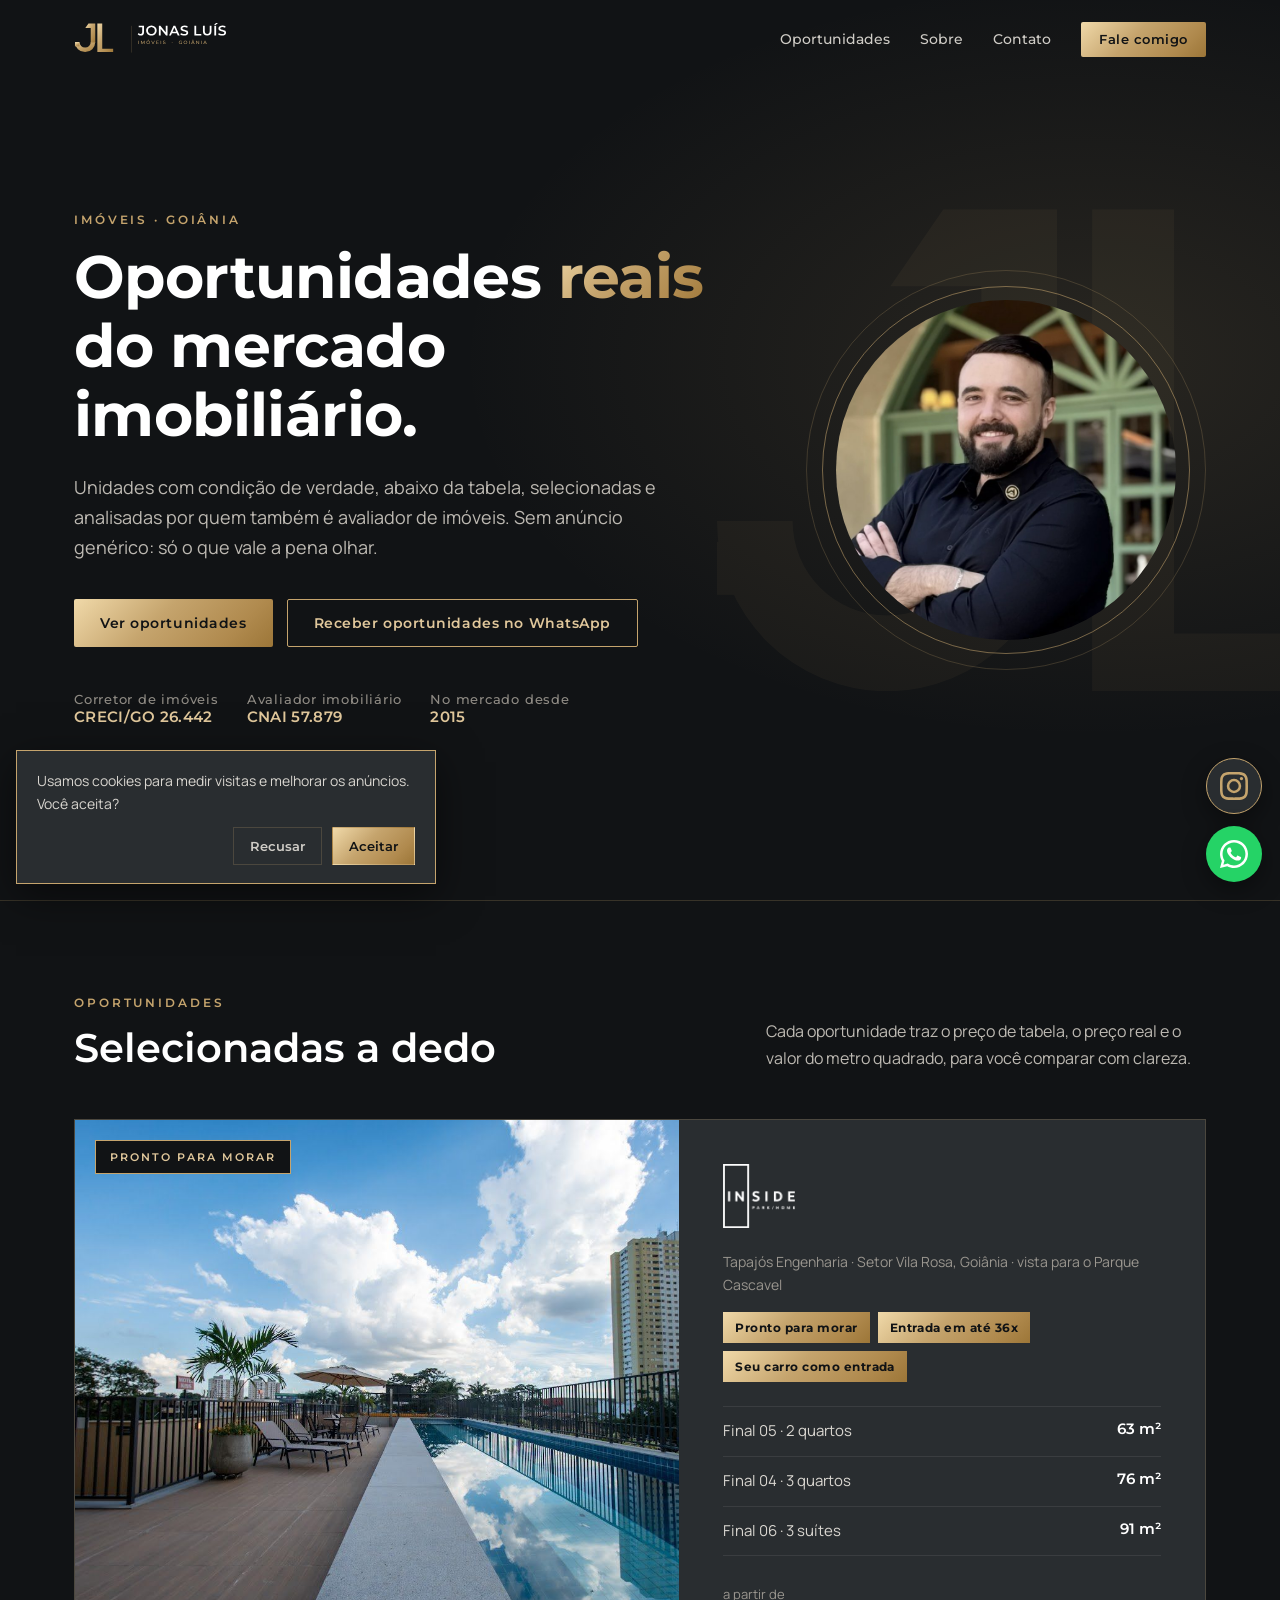
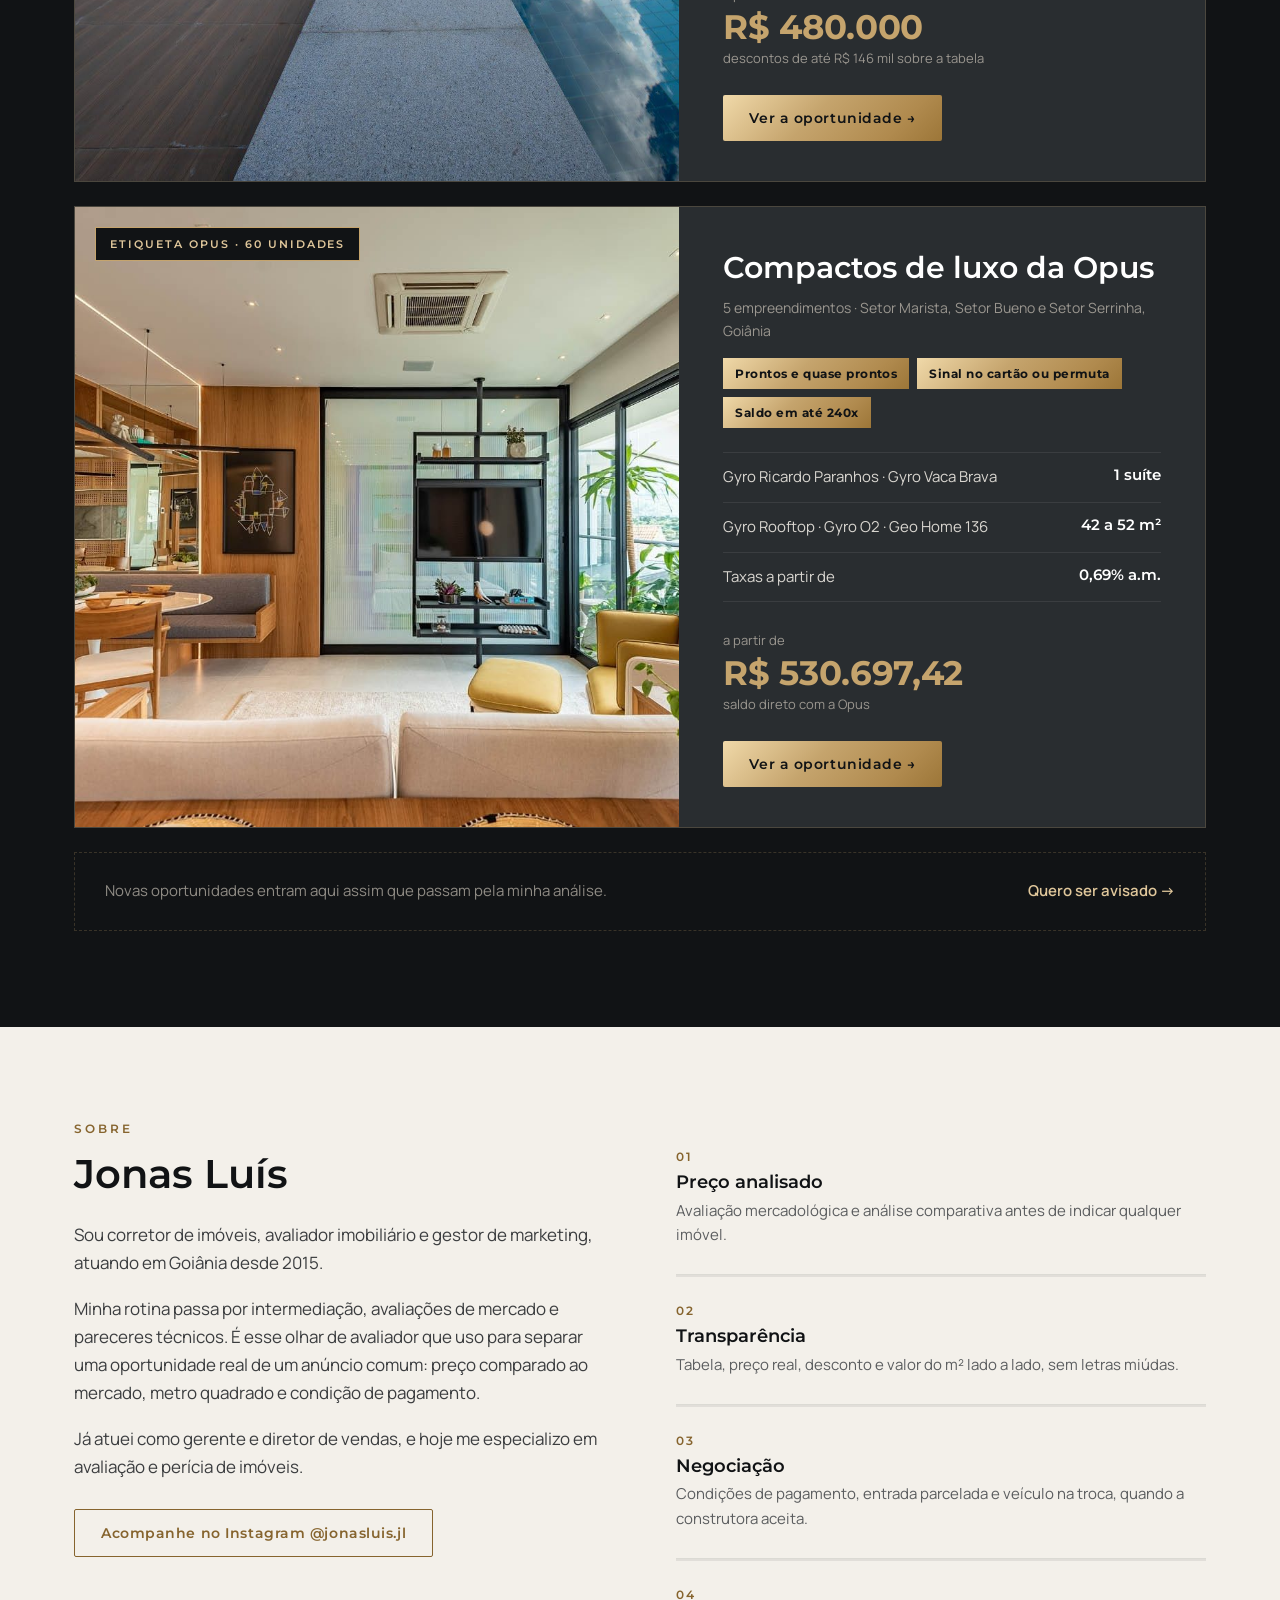
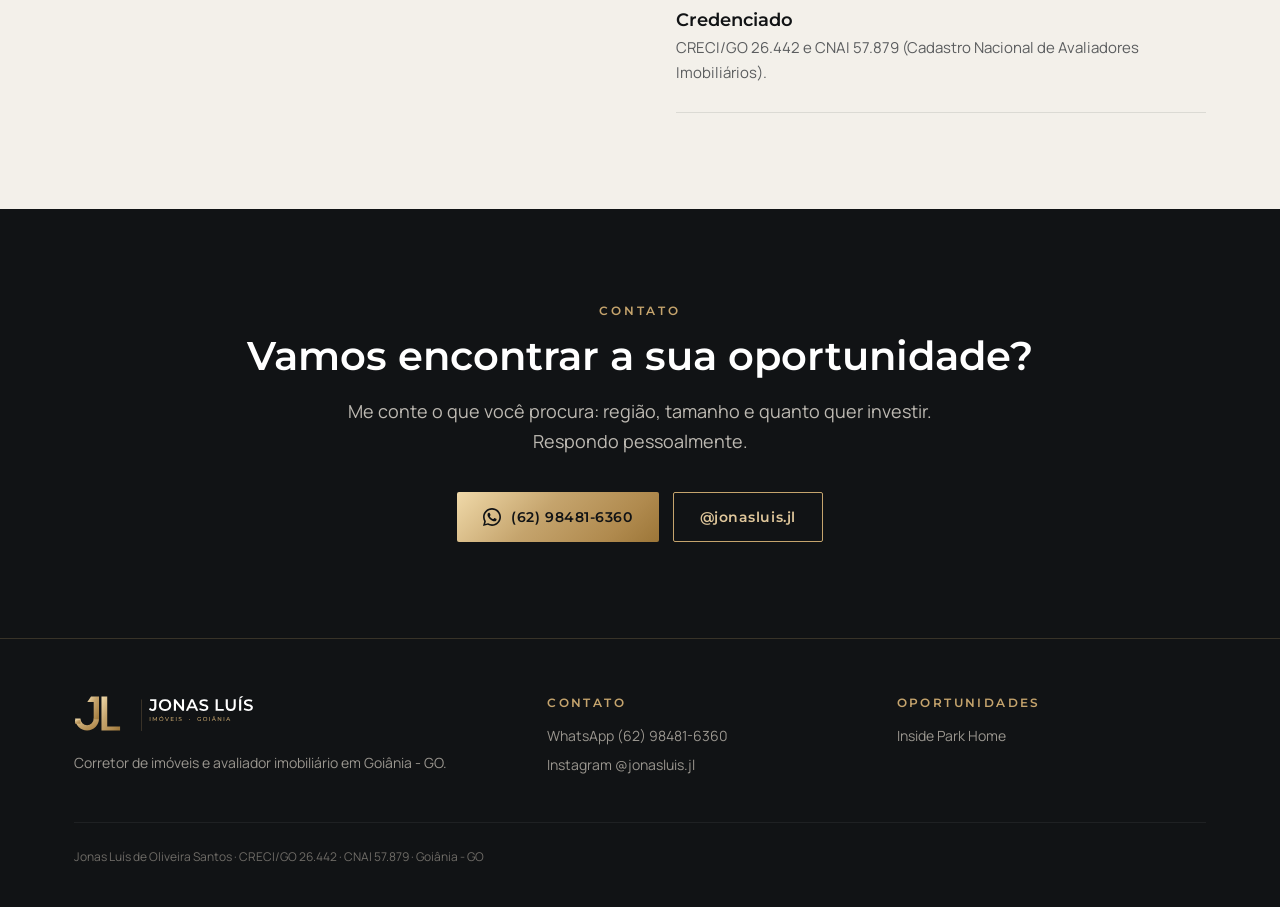
<file: index.html>
<!doctype html>
<html lang="pt-BR">
<head>
<meta charset="utf-8">
<meta name="viewport" content="width=device-width,initial-scale=1">
<title>Jonas Luís · Imóveis em Goiânia — oportunidades reais</title>
<meta name="description" content="Jonas Luís, corretor e avaliador de imóveis em Goiânia (CRECI/GO 26.442 · CNAI 57.879). Oportunidades reais do mercado imobiliário, com preço analisado.">
<meta property="og:title" content="Jonas Luís · Imóveis — oportunidades reais em Goiânia">
<meta property="og:description" content="Unidades com condições abaixo da tabela, selecionadas por um corretor e avaliador imobiliário.">
<meta property="og:image" content="https://jonasluisimoveis.com.br/inside-park-home/img/hero.jpg">
<meta name="theme-color" content="#111315">
<link rel="icon" href="/assets/favicon.svg" type="image/svg+xml">
<link rel="icon" href="/assets/favicon-32.png" sizes="32x32">
<link rel="apple-touch-icon" href="/assets/favicon-192.png">
<link rel="preconnect" href="https://fonts.googleapis.com"><link rel="preconnect" href="https://fonts.gstatic.com" crossorigin>
<link href="https://fonts.googleapis.com/css2?family=Montserrat:wght@500;600;700&family=Manrope:wght@400;500;600&display=swap" rel="stylesheet">
<link rel="stylesheet" href="/assets/site.css">
<style>
/* hero */
.hero{min-height:100svh;display:flex;align-items:center;padding:120px 0 80px;position:relative;overflow:hidden;
  background:radial-gradient(ellipse 70% 60% at 85% 40%,rgba(197,164,109,.13),transparent 70%),var(--carvao)}
.hero .simbolo{position:absolute;right:-6%;top:50%;transform:translateY(-50%);width:min(52vw,640px);opacity:.05;pointer-events:none}
.hero .wrap{display:grid;grid-template-columns:1.25fr .75fr;gap:64px;align-items:center;position:relative}
.hero h1 em{font-style:normal;background:var(--ouro);-webkit-background-clip:text;background-clip:text;color:transparent}
.hero .lead{margin:24px 0 36px}
.hero .acoes{display:flex;gap:14px;flex-wrap:wrap}
.hero .credenciais{margin-top:44px;display:flex;gap:28px;flex-wrap:wrap;font:500 13px 'Montserrat',sans-serif;letter-spacing:.06em;color:#8f8b84}
.hero .credenciais b{display:block;font-size:15px;color:var(--champ-claro);font-weight:600;letter-spacing:.02em}
.foto{position:relative;justify-self:center;width:min(100%,340px)}
.foto img{width:100%;height:auto;aspect-ratio:1;object-fit:cover;border-radius:50%;filter:grayscale(.15)}
.foto::before{content:"";position:absolute;inset:-14px;border-radius:50%;border:1px solid var(--champ);opacity:.55}
.foto::after{content:"";position:absolute;inset:-30px;border-radius:50%;border:1px solid var(--linha)}
@media(max-width:860px){.hero .wrap{grid-template-columns:1fr;gap:56px}.foto{width:220px;order:-1}}

/* oportunidades */
.ops-head{display:flex;justify-content:space-between;align-items:end;gap:24px;margin-bottom:48px;flex-wrap:wrap}
.op{display:grid;grid-template-columns:1.15fr 1fr;background:var(--grafite);border:1px solid var(--linha);overflow:hidden;transition:.3s}
.op:hover{border-color:var(--champ)}
.op .img{position:relative;min-height:440px;overflow:hidden}
.op .img img{position:absolute;inset:0;width:100%;height:100%;object-fit:cover;transition:transform 1.2s}
.op:hover .img img{transform:scale(1.04)}
.op .selo{position:absolute;top:20px;left:20px;background:var(--carvao);color:var(--champ-claro);font:600 11px 'Montserrat',sans-serif;letter-spacing:.18em;text-transform:uppercase;padding:9px 14px;border:1px solid var(--champ)}
.op .corpo{padding:44px 44px 40px;display:flex;flex-direction:column}
.op .logo-emp{height:64px;width:auto;margin-bottom:22px;align-self:flex-start}
.op .local{font-size:14px;color:#9a968f;margin-bottom:24px}
.op ul{list-style:none;border-top:1px solid rgba(255,255,255,.08);margin-bottom:28px}
.op li{display:flex;justify-content:space-between;gap:12px;padding:12px 0;border-bottom:1px solid rgba(255,255,255,.08);font-size:15px}
.op li span:last-child{font:600 15px 'Montserrat',sans-serif;color:#fff;white-space:nowrap}
.op .preco{font-size:13px;color:#9a968f;margin-bottom:26px}
.op .preco b{display:block;font:700 34px 'Montserrat',sans-serif;color:var(--champ);letter-spacing:-.01em}
.op .btn{margin-top:auto;align-self:flex-start}
.op .beneficios{display:flex;flex-wrap:wrap;gap:8px;margin:-8px 0 24px}
.op .beneficios span{background:var(--ouro);color:var(--carvao);font:700 12px 'Montserrat',sans-serif;letter-spacing:.04em;padding:8px 12px}
.em-breve{margin-top:24px;padding:26px 30px;border:1px dashed var(--linha);color:#8f8b84;font-size:15px;display:flex;justify-content:space-between;align-items:center;gap:20px;flex-wrap:wrap}
.em-breve a{color:var(--champ-claro);font-weight:600}
@media(max-width:860px){.op{grid-template-columns:1fr}.op .img{min-height:280px}.op .corpo{padding:30px 24px}}

/* sobre */
.sobre .wrap{display:grid;grid-template-columns:1fr 1fr;gap:72px;align-items:start}
.sobre p{margin-bottom:18px;font-size:17px}
.pilares{display:grid;gap:2px;background:rgba(17,19,21,.08)}
.pilar{background:var(--marfim);padding:26px 0 26px 0;border-bottom:1px solid rgba(17,19,21,.1)}
.pilar h3{font-size:18px;margin-bottom:6px}
.pilar p{font-size:15px;margin:0;color:#5b5d5f}
.pilar .n{font:600 12px 'Montserrat',sans-serif;color:var(--champ-prof);letter-spacing:.2em;display:block;margin-bottom:8px}
@media(max-width:860px){.sobre .wrap{grid-template-columns:1fr;gap:40px}}

/* contato */
.contato{text-align:center}
.contato .lead{margin:18px auto 36px}
.contato .acoes{display:flex;gap:14px;justify-content:center;flex-wrap:wrap}
</style>
</head>
<body>

<header class="topo">
  <div class="wrap">
    <a class="logo" href="/" aria-label="Jonas Luís Imóveis — início"><img src="/assets/horizontal-escuro.svg" alt="Jonas Luís Imóveis" width="153" height="34"></a>
    <nav>
      <a href="#oportunidades">Oportunidades</a>
      <a href="#sobre">Sobre</a>
      <a href="#contato">Contato</a>
      <a class="btn btn-ouro" data-wa="Olá, Jonas! Vim pelo seu site.">Fale comigo</a>
    </nav>
  </div>
</header>

<main>
<section class="hero">
  <img class="simbolo" src="/assets/simbolo-ouro.svg" alt="" aria-hidden="true">
  <div class="wrap">
    <div>
      <span class="eyebrow">Imóveis · Goiânia</span>
      <h1>Oportunidades <em>reais</em> do mercado imobiliário.</h1>
      <p class="lead">Unidades com condição de verdade, abaixo da tabela, selecionadas e analisadas por quem também é avaliador de imóveis. Sem anúncio genérico: só o que vale a pena olhar.</p>
      <div class="acoes">
        <a class="btn btn-ouro" href="#oportunidades">Ver oportunidades</a>
        <a class="btn btn-linha" data-wa="Olá, Jonas! Quero receber oportunidades de imóveis.">Receber oportunidades no WhatsApp</a>
      </div>
      <div class="credenciais">
        <span>Corretor de imóveis<b>CRECI/GO 26.442</b></span>
        <span>Avaliador imobiliário<b>CNAI 57.879</b></span>
        <span>No mercado desde<b>2015</b></span>
      </div>
    </div>
    <div class="foto"><img src="/assets/jonas.jpg?v=2" alt="Jonas Luís, corretor de imóveis em Goiânia" width="348" height="348"></div>
  </div>
</section>

<section id="oportunidades" class="grafite" style="background:var(--carvao);border-top:1px solid var(--linha)">
  <div class="wrap">
    <div class="ops-head rv">
      <div>
        <span class="eyebrow">Oportunidades</span>
        <h2>Selecionadas a dedo</h2>
      </div>
      <p class="lead" style="max-width:440px;font-size:16px">Cada oportunidade traz o preço de tabela, o preço real e o valor do metro quadrado, para você comparar com clareza.</p>
    </div>

    <a class="op rv" href="/inside-park-home/">
      <div class="img">
        <img src="/inside-park-home/img/real-piscina.jpg" alt="Piscina do Inside Park Home (foto real)" loading="lazy">
        <span class="selo">Pronto para morar</span>
      </div>
      <div class="corpo">
        <img class="logo-emp" src="/inside-park-home/img/logo-inside.png" alt="Inside Park Home">
        <p class="local">Tapajós Engenharia · Setor Vila Rosa, Goiânia · vista para o Parque Cascavel</p>
        <p class="beneficios"><span>Pronto para morar</span><span>Entrada em até 36x</span><span>Seu carro como entrada</span></p>
        <ul>
          <li><span>Final 05 · 2 quartos</span><span>63 m²</span></li>
          <li><span>Final 04 · 3 quartos</span><span>76 m²</span></li>
          <li><span>Final 06 · 3 suítes</span><span>91 m²</span></li>
        </ul>
        <p class="preco">a partir de<b>R$ 480.000</b>descontos de até R$ 146 mil sobre a tabela</p>
        <span class="btn btn-ouro">Ver a oportunidade →</span>
      </div>
    </a>

    <a class="op rv" href="/opus-compactos/" style="margin-top:24px">
      <div class="img">
        <img src="/opus-compactos/img/rooftop-2.jpg" alt="Decorado de 1 suíte do Opus Gyro Rooftop" loading="lazy">
        <span class="selo">Etiqueta Opus · 60 unidades</span>
      </div>
      <div class="corpo">
        <h3 style="font-size:30px;margin-bottom:10px">Compactos de luxo da Opus</h3>
        <p class="local">5 empreendimentos · Setor Marista, Setor Bueno e Setor Serrinha, Goiânia</p>
        <p class="beneficios"><span>Prontos e quase prontos</span><span>Sinal no cartão ou permuta</span><span>Saldo em até 240x</span></p>
        <ul>
          <li><span>Gyro Ricardo Paranhos · Gyro Vaca Brava</span><span>1 suíte</span></li>
          <li><span>Gyro Rooftop · Gyro O2 · Geo Home 136</span><span>42 a 52 m²</span></li>
          <li><span>Taxas a partir de</span><span>0,69% a.m.</span></li>
        </ul>
        <p class="preco">a partir de<b>R$ 530.697,42</b>saldo direto com a Opus</p>
        <span class="btn btn-ouro">Ver a oportunidade →</span>
      </div>
    </a>

    <div class="em-breve rv">
      <span>Novas oportunidades entram aqui assim que passam pela minha análise.</span>
      <a data-wa="Olá, Jonas! Quero ser avisado das próximas oportunidades.">Quero ser avisado →</a>
    </div>
  </div>
</section>

<section id="sobre" class="claro sobre">
  <div class="wrap">
    <div class="rv">
      <span class="eyebrow">Sobre</span>
      <h2>Jonas Luís</h2>
      <p style="margin-top:24px">Sou corretor de imóveis, avaliador imobiliário e gestor de marketing, atuando em Goiânia desde 2015.</p>
      <p>Minha rotina passa por intermediação, avaliações de mercado e pareceres técnicos. É esse olhar de avaliador que uso para separar uma oportunidade real de um anúncio comum: preço comparado ao mercado, metro quadrado e condição de pagamento.</p>
      <p>Já atuei como gerente e diretor de vendas, e hoje me especializo em avaliação e perícia de imóveis.</p>
      <a class="btn btn-linha" style="color:var(--champ-prof);border-color:var(--champ-prof);margin-top:10px" href="https://www.instagram.com/jonasluis.jl/" target="_blank" rel="noopener">Acompanhe no Instagram @jonasluis.jl</a>
    </div>
    <div class="pilares rv">
      <div class="pilar"><span class="n">01</span><h3>Preço analisado</h3><p>Avaliação mercadológica e análise comparativa antes de indicar qualquer imóvel.</p></div>
      <div class="pilar"><span class="n">02</span><h3>Transparência</h3><p>Tabela, preço real, desconto e valor do m² lado a lado, sem letras miúdas.</p></div>
      <div class="pilar"><span class="n">03</span><h3>Negociação</h3><p>Condições de pagamento, entrada parcelada e veículo na troca, quando a construtora aceita.</p></div>
      <div class="pilar"><span class="n">04</span><h3>Credenciado</h3><p>CRECI/GO 26.442 e CNAI 57.879 (Cadastro Nacional de Avaliadores Imobiliários).</p></div>
    </div>
  </div>
</section>

<section id="contato" class="contato">
  <div class="wrap rv">
    <span class="eyebrow">Contato</span>
    <h2>Vamos encontrar a sua oportunidade?</h2>
    <p class="lead">Me conte o que você procura: região, tamanho e quanto quer investir. Respondo pessoalmente.</p>
    <div class="acoes">
      <a class="btn btn-ouro" data-wa="Olá, Jonas! Estou procurando um imóvel e gostaria de ajuda.">
        <svg viewBox="0 0 24 24" fill="currentColor"><path d="M17.5 14.4c-.3-.1-1.8-.9-2-1-.3-.1-.5-.1-.7.1-.2.3-.8 1-.9 1.2-.2.2-.3.2-.6.1-.3-.1-1.3-.5-2.4-1.5-.9-.8-1.5-1.8-1.7-2.1-.2-.3 0-.5.1-.6l.4-.5c.2-.2.2-.3.3-.5.1-.2 0-.4 0-.5l-.9-2.2c-.2-.6-.5-.5-.7-.5h-.6c-.2 0-.5.1-.8.4-.3.3-1 1-1 2.5s1.1 2.9 1.2 3.1c.1.2 2.1 3.2 5.1 4.5.7.3 1.3.5 1.7.6.7.2 1.4.2 1.9.1.6-.1 1.8-.7 2-1.4.2-.7.2-1.3.2-1.4-.1-.2-.3-.3-.6-.4zM12 21.8c-1.8 0-3.5-.5-5-1.4l-.4-.2-3.7 1 1-3.6-.2-.4C2.7 15.6 2.2 13.8 2.2 12 2.2 6.6 6.6 2.2 12 2.2S21.8 6.6 21.8 12 17.4 21.8 12 21.8zM12 0C5.4 0 0 5.4 0 12c0 2.1.6 4.2 1.6 6L0 24l6.2-1.6c1.8 1 3.8 1.5 5.8 1.5 6.6 0 12-5.4 12-12S18.6 0 12 0z"/></svg>
        (62) 98481-6360
      </a>
      <a class="btn btn-linha" href="https://www.instagram.com/jonasluis.jl/" target="_blank" rel="noopener">@jonasluis.jl</a>
    </div>
  </div>
</section>
</main>

<footer>
  <div class="wrap">
    <div>
      <img src="/assets/horizontal-escuro.svg" alt="Jonas Luís Imóveis" width="180" height="40">
      <p>Corretor de imóveis e avaliador imobiliário em Goiânia - GO.</p>
    </div>
    <div>
      <h4>Contato</h4>
      <ul>
        <li><a data-wa>WhatsApp (62) 98481-6360</a></li>
        <li><a href="https://www.instagram.com/jonasluis.jl/" target="_blank" rel="noopener">Instagram @jonasluis.jl</a></li>
      </ul>
    </div>
    <div>
      <h4>Oportunidades</h4>
      <ul><li><a href="/inside-park-home/">Inside Park Home</a></li></ul>
    </div>
    <p class="legal">Jonas Luís de Oliveira Santos · CRECI/GO 26.442 · CNAI 57.879 · Goiânia - GO</p>
  </div>
</footer>

<div class="flutua">
  <a class="ig" href="https://www.instagram.com/jonasluis.jl/" target="_blank" rel="noopener" aria-label="Instagram"><svg viewBox="0 0 24 24"><path d="M12 2.2c3.2 0 3.6 0 4.8.1 3.2.1 4.8 1.7 4.9 4.9.1 1.3.1 1.6.1 4.8s0 3.6-.1 4.8c-.1 3.2-1.7 4.8-4.9 4.9-1.3.1-1.6.1-4.8.1s-3.6 0-4.8-.1c-3.3-.1-4.8-1.7-4.9-4.9C2.2 15.6 2.2 15.2 2.2 12s0-3.6.1-4.8C2.4 3.9 3.9 2.4 7.2 2.3 8.4 2.2 8.8 2.2 12 2.2zM12 0C8.7 0 8.3 0 7.1.1 2.7.3.3 2.7.1 7.1 0 8.3 0 8.7 0 12s0 3.7.1 4.9c.2 4.4 2.6 6.8 7 7 1.2.1 1.6.1 4.9.1s3.7 0 4.9-.1c4.4-.2 6.8-2.6 7-7 .1-1.2.1-1.6.1-4.9s0-3.7-.1-4.9c-.2-4.4-2.6-6.8-7-7C15.7 0 15.3 0 12 0zm0 5.8a6.2 6.2 0 100 12.4 6.2 6.2 0 000-12.4zM12 16a4 4 0 110-8 4 4 0 010 8zm6.4-11.8a1.4 1.4 0 100 2.9 1.4 1.4 0 000-2.9z"/></svg></a>
  <a class="wa" data-wa aria-label="WhatsApp"><svg viewBox="0 0 24 24"><path d="M17.5 14.4c-.3-.1-1.8-.9-2-1-.3-.1-.5-.1-.7.1-.2.3-.8 1-.9 1.2-.2.2-.3.2-.6.1-.3-.1-1.3-.5-2.4-1.5-.9-.8-1.5-1.8-1.7-2.1-.2-.3 0-.5.1-.6l.4-.5c.2-.2.2-.3.3-.5.1-.2 0-.4 0-.5l-.9-2.2c-.2-.6-.5-.5-.7-.5h-.6c-.2 0-.5.1-.8.4-.3.3-1 1-1 2.5s1.1 2.9 1.2 3.1c.1.2 2.1 3.2 5.1 4.5.7.3 1.3.5 1.7.6.7.2 1.4.2 1.9.1.6-.1 1.8-.7 2-1.4.2-.7.2-1.3.2-1.4-.1-.2-.3-.3-.6-.4zM12 21.8c-1.8 0-3.5-.5-5-1.4l-.4-.2-3.7 1 1-3.6-.2-.4C2.7 15.6 2.2 13.8 2.2 12 2.2 6.6 6.6 2.2 12 2.2S21.8 6.6 21.8 12 17.4 21.8 12 21.8zM12 0C5.4 0 0 5.4 0 12c0 2.1.6 4.2 1.6 6L0 24l6.2-1.6c1.8 1 3.8 1.5 5.8 1.5 6.6 0 12-5.4 12-12S18.6 0 12 0z"/></svg></a>
</div>

<script src="/assets/site.js"></script>
</body>
</html>
</file>
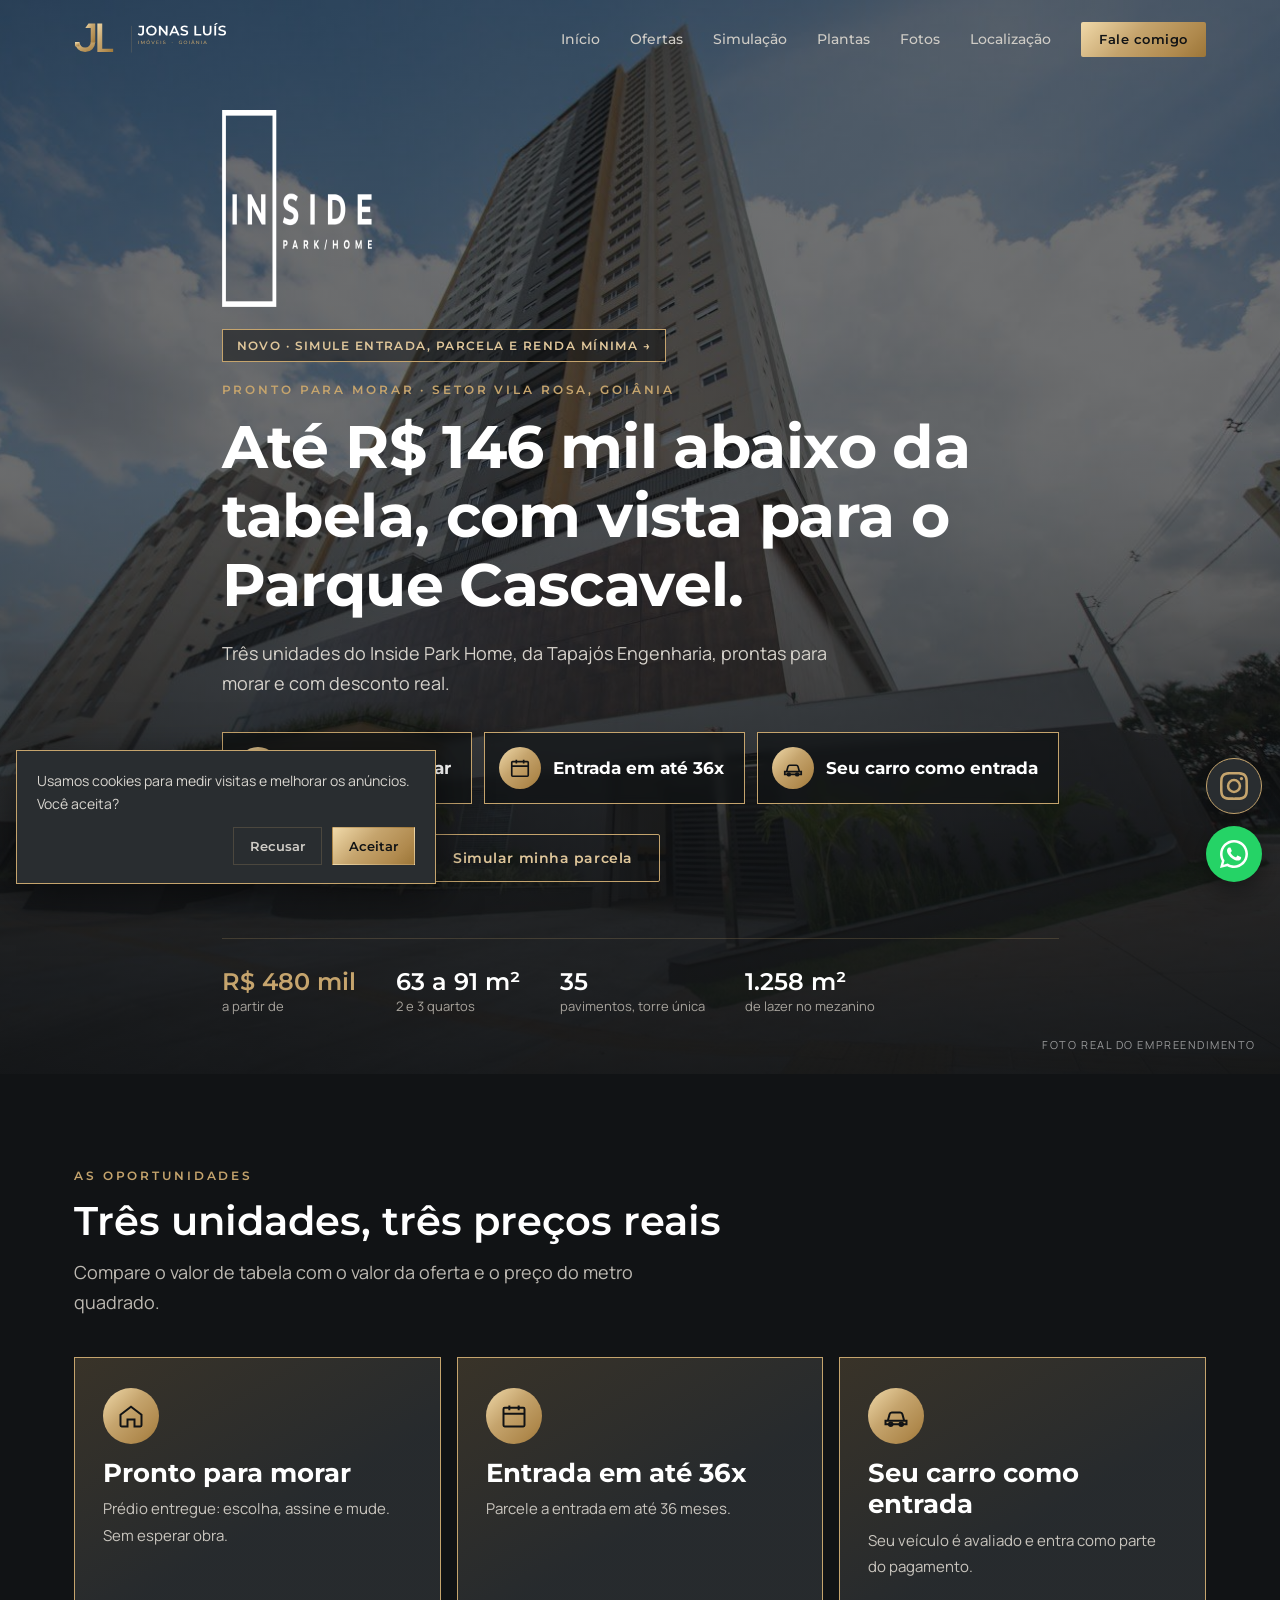
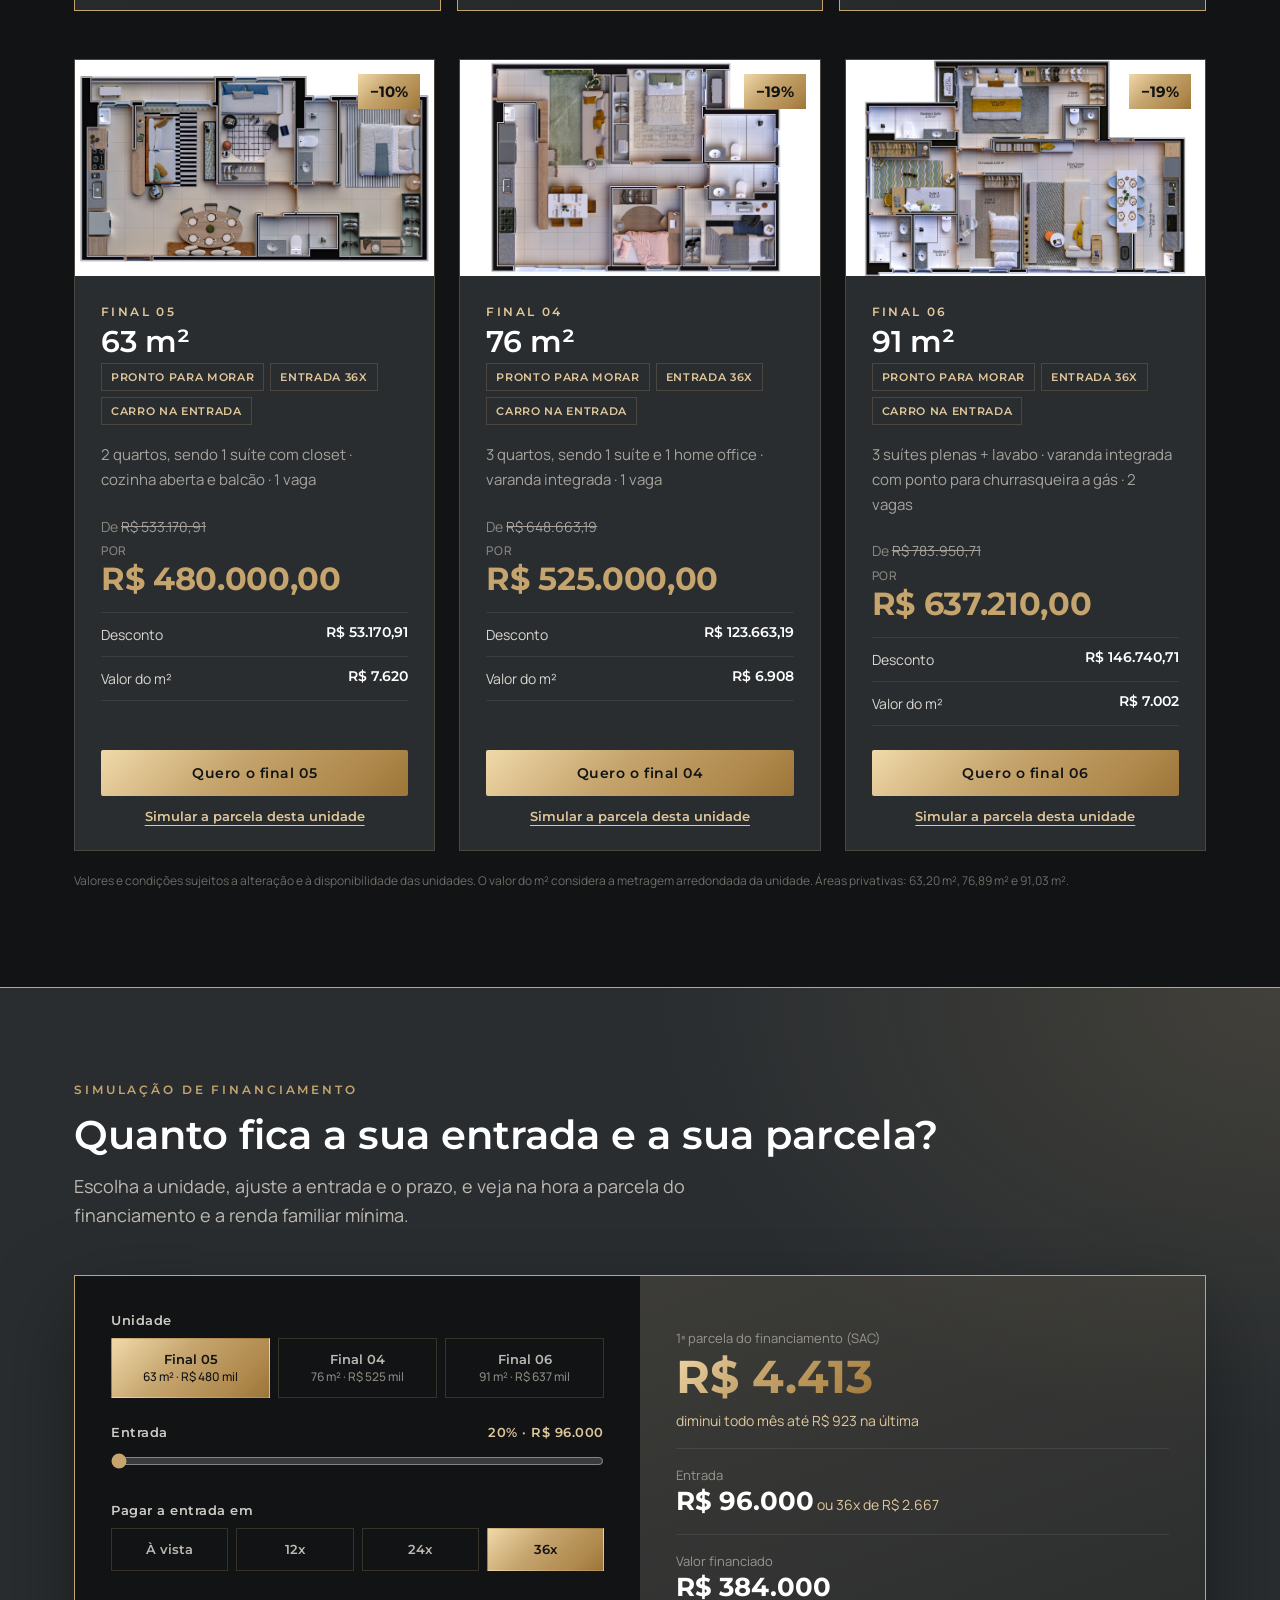
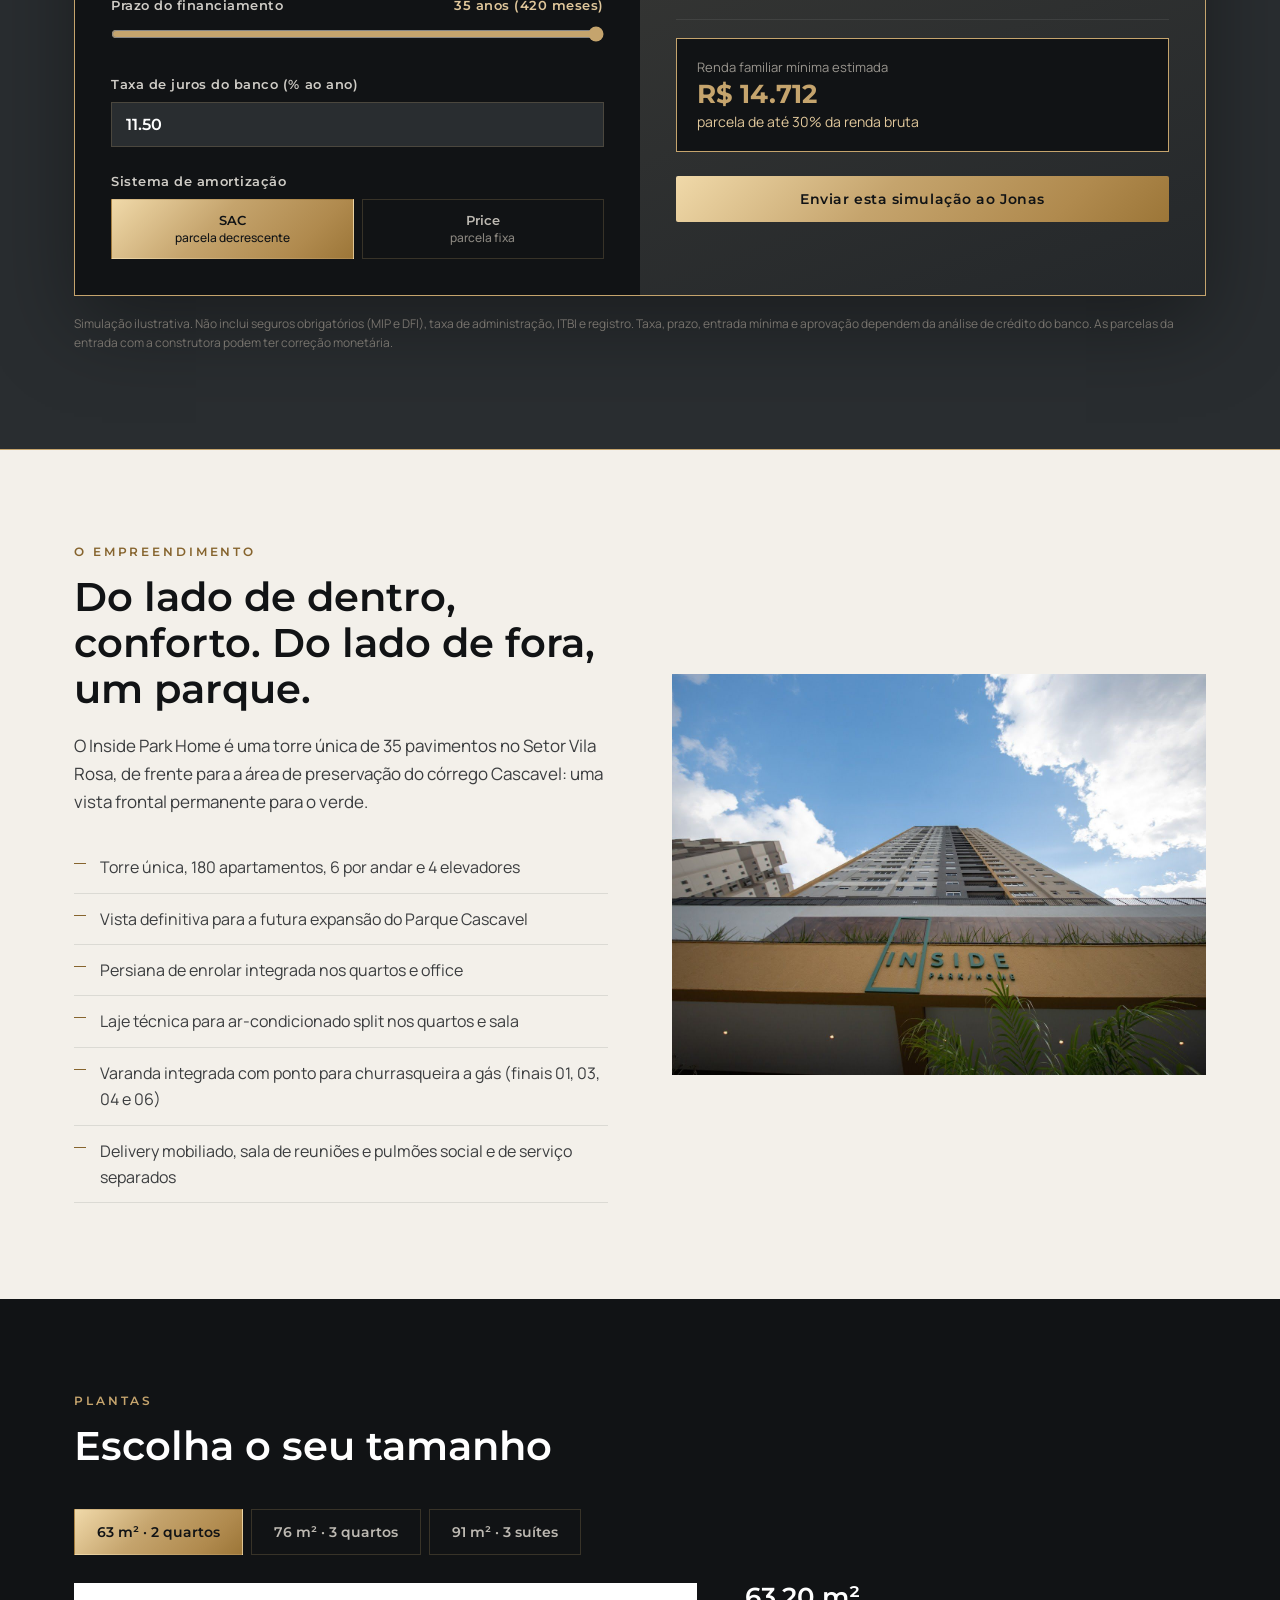
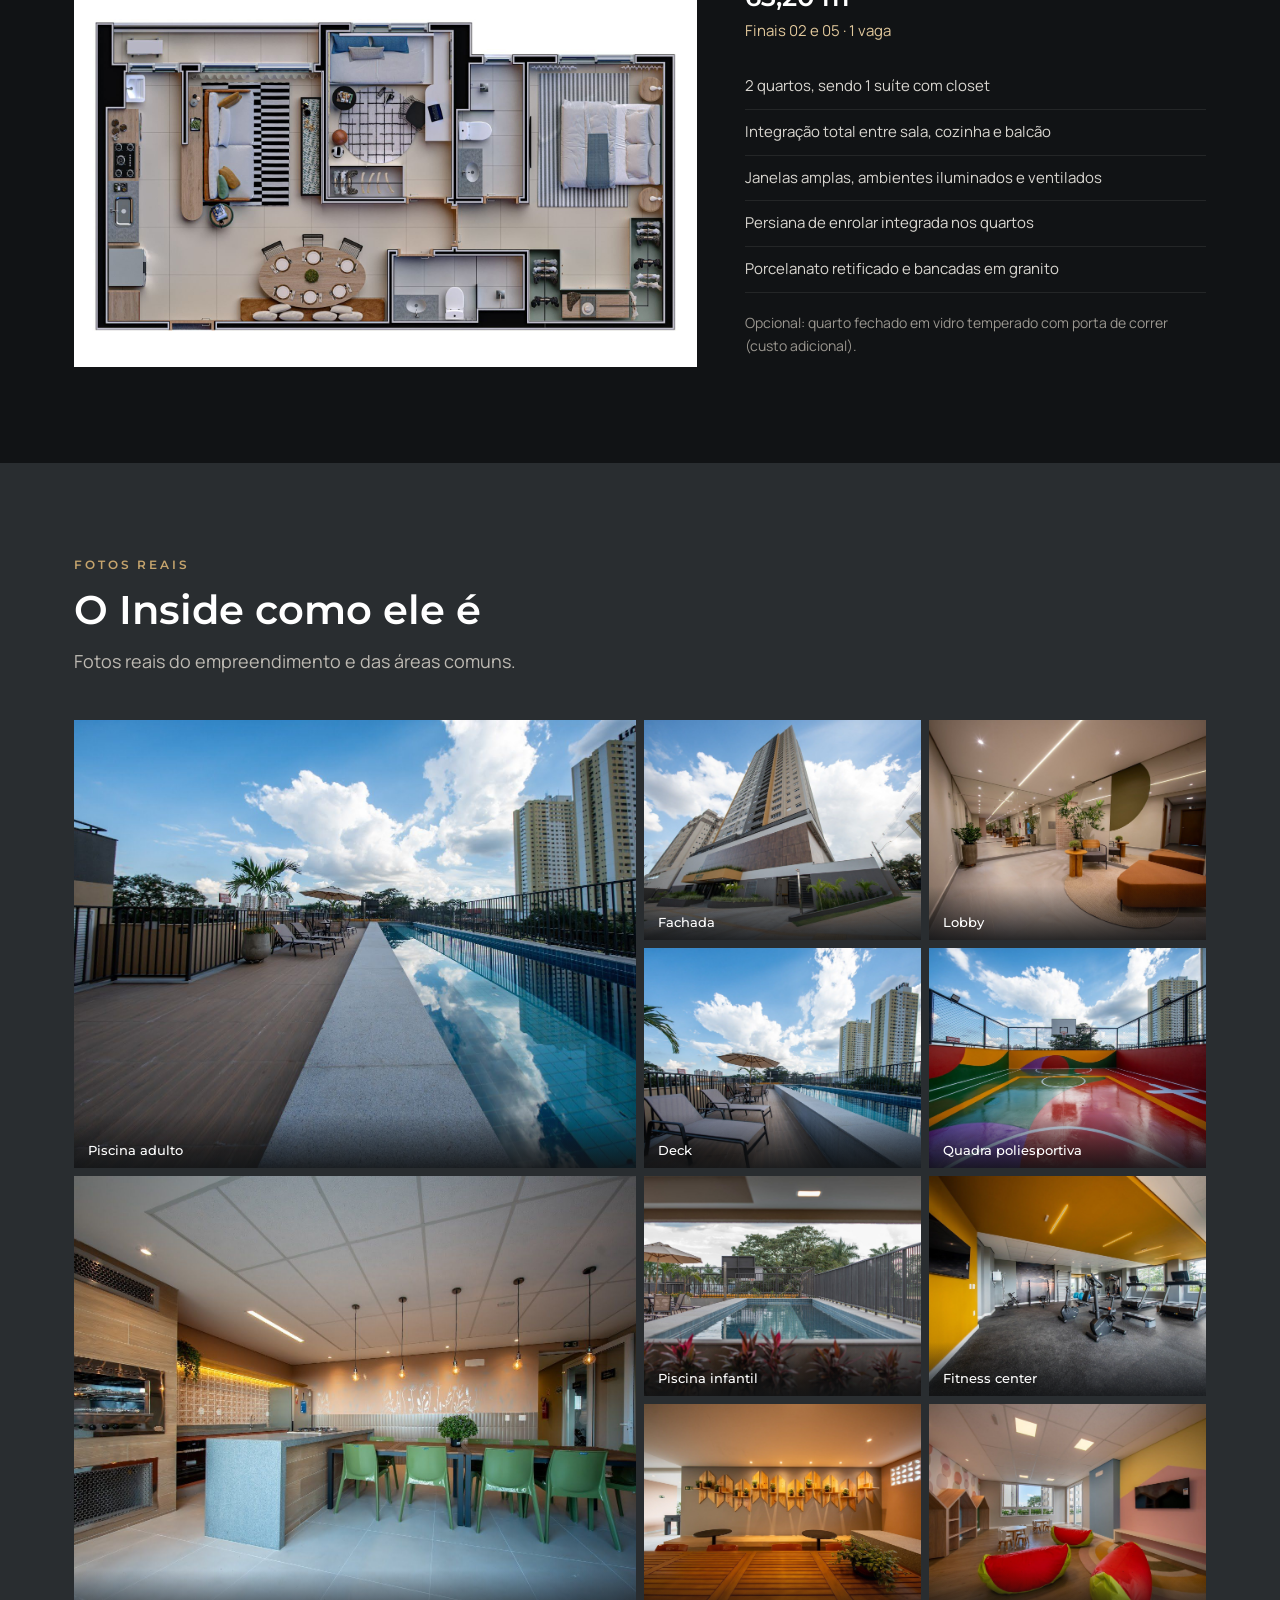
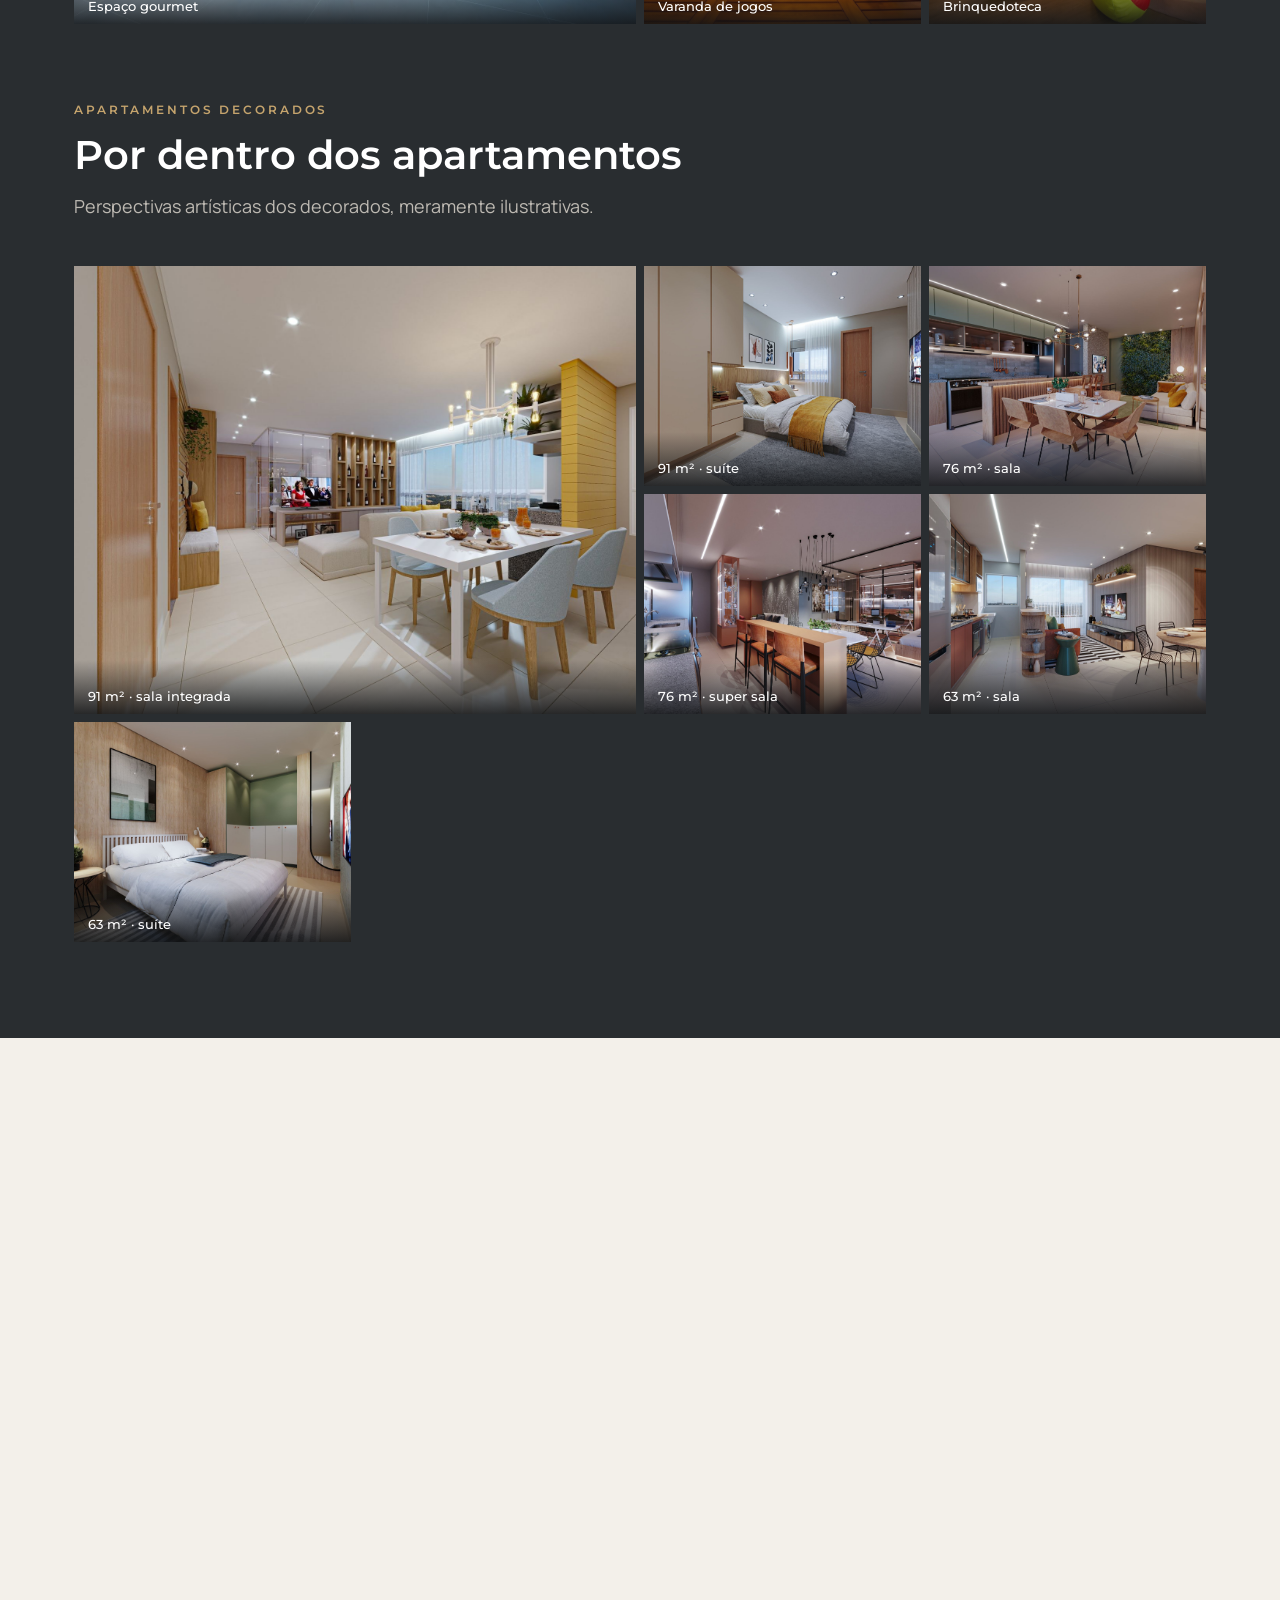
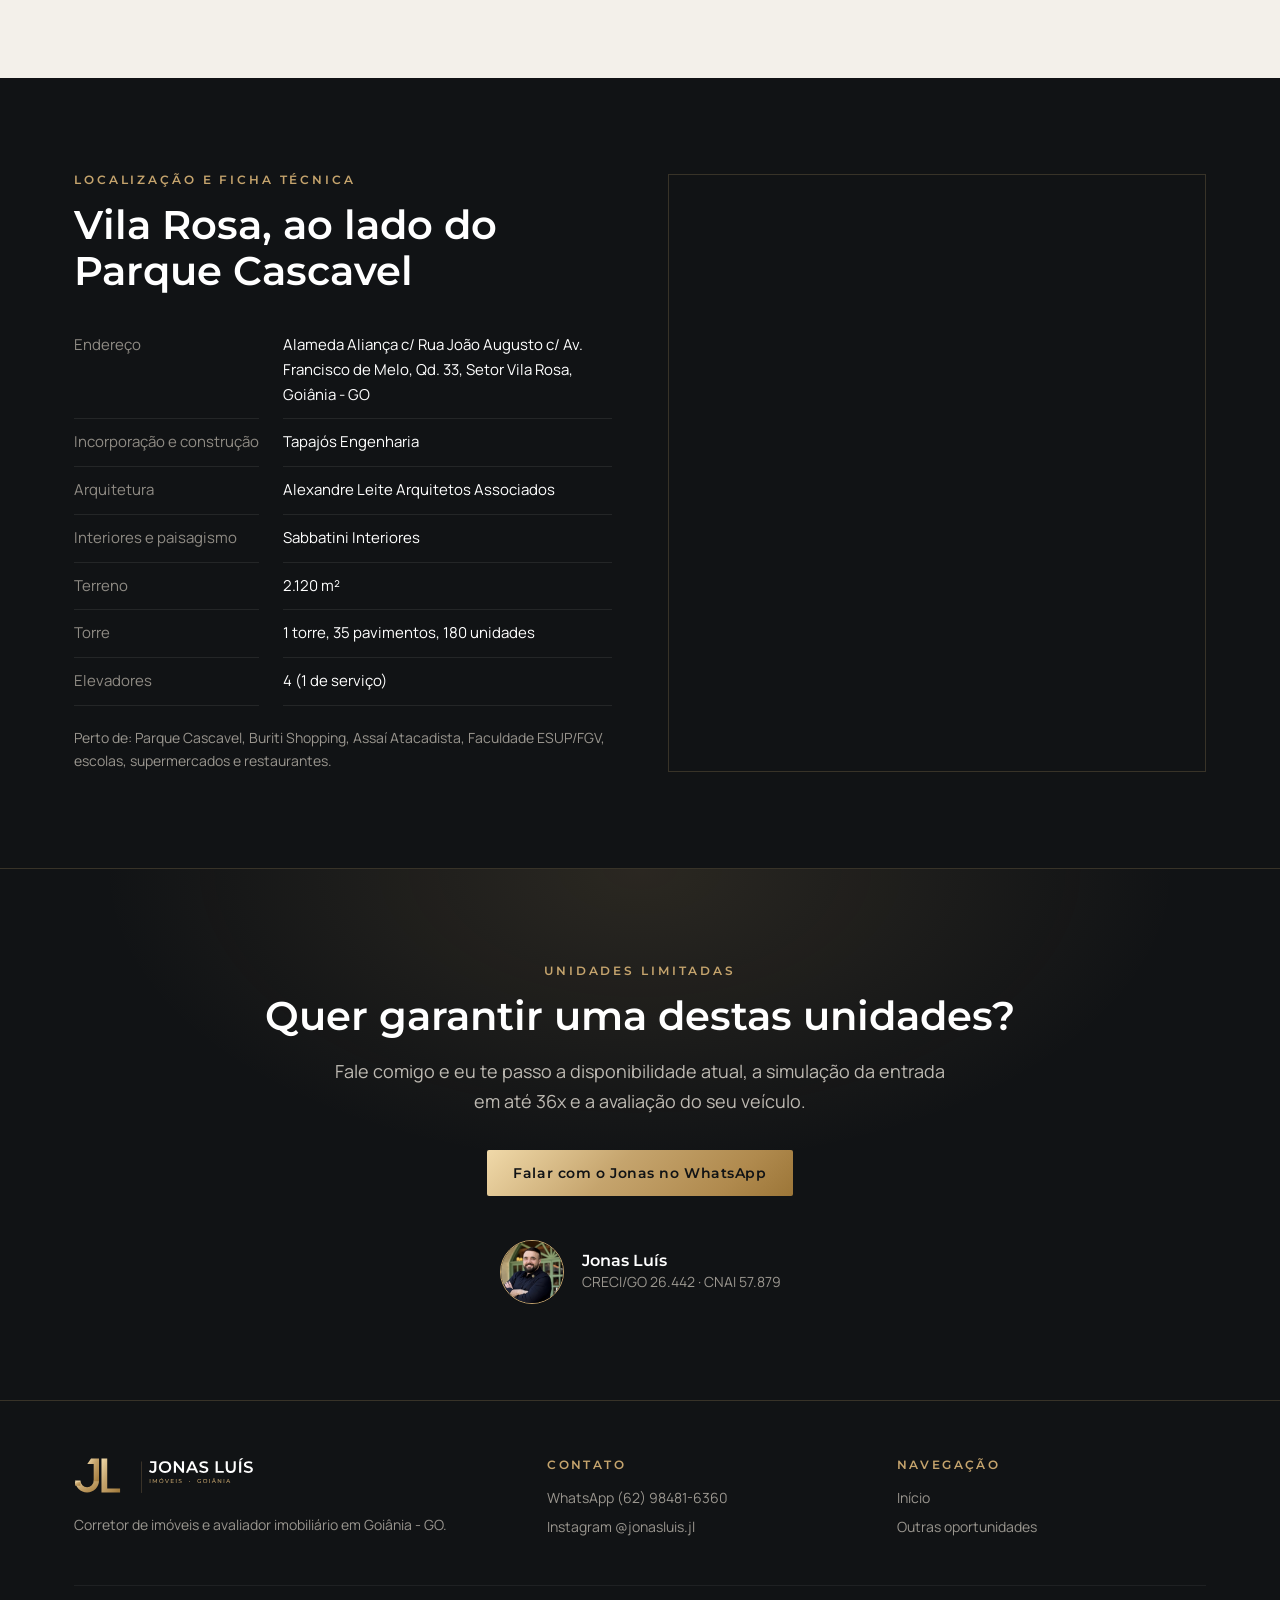
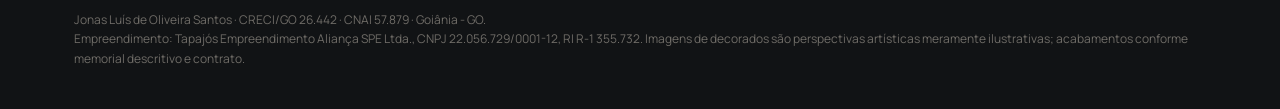
<file: inside-park-home/index.html>
<!doctype html>
<html lang="pt-BR">
<head>
<meta charset="utf-8">
<meta name="viewport" content="width=device-width,initial-scale=1">
<title>Inside Park Home · Oportunidades com desconto | Jonas Luís Imóveis</title>
<meta name="description" content="Inside Park Home, Tapajós Engenharia, Setor Vila Rosa, Goiânia. Unidades de 63, 76 e 91 m² com até R$ 146 mil de desconto sobre a tabela. Entrada em até 36x.">
<meta property="og:title" content="Inside Park Home · até R$ 146 mil de desconto">
<meta property="og:description" content="63, 76 e 91 m² no Setor Vila Rosa, com vista para o Parque Cascavel. Entrada em até 36x.">
<meta property="og:image" content="https://jonasluisimoveis.com.br/inside-park-home/img/hero.jpg">
<meta name="theme-color" content="#111315">
<link rel="icon" href="/assets/favicon.svg" type="image/svg+xml">
<link rel="icon" href="/assets/favicon-32.png" sizes="32x32">
<link rel="apple-touch-icon" href="/assets/favicon-192.png">
<link rel="preconnect" href="https://fonts.googleapis.com"><link rel="preconnect" href="https://fonts.gstatic.com" crossorigin>
<link href="https://fonts.googleapis.com/css2?family=Montserrat:wght@500;600;700&family=Manrope:wght@400;500;600&display=swap" rel="stylesheet">
<link rel="stylesheet" href="/assets/site.css">
<style>
/* hero: foto real com véu escuro >= 55% (regra da marca) */
.hero{min-height:100svh;position:relative;display:flex;align-items:flex-end;padding:110px 0 56px;
  background:linear-gradient(180deg,rgba(17,19,21,.6) 0%,rgba(17,19,21,.62) 45%,rgba(17,19,21,.94) 100%),url(/inside-park-home/img/hero.jpg) center 30%/cover}
.hero .logo-emp{width:150px;margin-bottom:22px}
.hero h1{max-width:820px}
.hero .lead{margin:20px 0 34px;color:#d6d2cb}
.hero .acoes{display:flex;gap:14px;flex-wrap:wrap}
.hero .dados{display:flex;gap:40px;flex-wrap:wrap;margin-top:56px;padding-top:28px;border-top:1px solid var(--linha)}
.hero .dados div{font-size:13px;color:#a7a39c}
.hero .dados b{display:block;font:600 24px 'Montserrat',sans-serif;color:#fff}
.hero .dados div:first-child b{color:var(--champ)}
.foto-real{position:absolute;right:24px;bottom:20px;font-size:11px;letter-spacing:.14em;text-transform:uppercase;color:rgba(255,255,255,.55)}

/* ofertas */
.ofertas-grid{display:grid;grid-template-columns:repeat(3,1fr);gap:24px;margin-top:48px}
.oferta{background:var(--grafite);border:1px solid var(--linha);display:flex;flex-direction:column;position:relative}
.oferta .planta{background:#fff;aspect-ratio:5/3;display:block;overflow:hidden}
.oferta .planta img{width:100%;height:100%;object-fit:contain;transition:transform .6s}
.oferta .planta:hover img{transform:scale(1.04)}
.oferta .pct{position:absolute;top:14px;right:14px;background:var(--ouro);color:var(--carvao);font:700 15px 'Montserrat',sans-serif;padding:8px 12px}
.oferta .corpo{padding:28px 26px 26px;display:flex;flex-direction:column;flex:1}
.oferta .final{font:600 12px 'Montserrat',sans-serif;letter-spacing:.2em;text-transform:uppercase;color:var(--champ-claro)}
.oferta h3{font-size:30px;margin:6px 0 4px}
.oferta .tipo{font-size:15px;color:#a7a39c;margin-bottom:22px;min-height:48px}
.oferta .de{font-size:14px;color:#8a867f}
.oferta .de s{color:#a7a39c}
.oferta .por{white-space:nowrap;font:700 clamp(24px,2.5vw,32px)/1.1 'Montserrat',sans-serif;color:var(--champ);margin:4px 0 16px;letter-spacing:-.01em}
.oferta .por small{display:block;font:500 12px 'Manrope',sans-serif;color:#8a867f;letter-spacing:.06em;text-transform:uppercase;margin-bottom:2px}
.oferta dl{display:grid;grid-template-columns:1fr auto;border-top:1px solid rgba(255,255,255,.08);margin-bottom:24px}
.oferta dt,.oferta dd{padding:10px 0;border-bottom:1px solid rgba(255,255,255,.08);font-size:14px}
.oferta dd{font:600 14px 'Montserrat',sans-serif;color:#fff;text-align:right}
.oferta .btn{margin-top:auto;justify-content:center}
@media(max-width:980px){.ofertas-grid{grid-template-columns:1fr;max-width:520px;margin-left:auto;margin-right:auto}}
.beneficios{display:grid;grid-template-columns:repeat(3,auto);justify-content:start;gap:12px;margin:0 0 30px}
.beneficios div{display:flex;align-items:center;gap:12px;padding:14px 20px 14px 14px;background:rgba(17,19,21,.7);border:1px solid var(--champ);backdrop-filter:blur(4px)}
.beneficios i{width:42px;height:42px;border-radius:50%;background:var(--ouro);display:grid;place-items:center;flex:none}
.beneficios svg{width:22px;height:22px;stroke:var(--carvao);fill:none;stroke-width:1.8}
.beneficios b{font:700 17px/1.2 'Montserrat',sans-serif;color:#fff}
@media(max-width:820px){.beneficios{grid-template-columns:1fr}.beneficios div{padding:10px 16px 10px 10px}}
.condicoes{margin-top:40px;display:grid;grid-template-columns:repeat(3,1fr);gap:16px}
.condicoes div{background:linear-gradient(150deg,rgba(197,164,109,.22),rgba(41,45,48,.9) 60%);border:1px solid var(--champ);padding:30px 28px;display:flex;flex-direction:column;gap:14px}
.condicoes i{width:56px;height:56px;border-radius:50%;background:var(--ouro);display:grid;place-items:center}
.condicoes svg{width:28px;height:28px;stroke:var(--carvao);fill:none;stroke-width:1.7}
.condicoes b{display:block;font:700 clamp(21px,2.2vw,26px)/1.2 'Montserrat',sans-serif;color:#fff;margin-bottom:6px}
.condicoes span{font-size:15px;color:#c9c5be}
@media(max-width:860px){.condicoes{grid-template-columns:1fr}}
.oferta .tags{display:flex;flex-wrap:wrap;gap:6px;margin-bottom:18px}
.oferta .tags span{font:600 11px 'Montserrat',sans-serif;letter-spacing:.06em;text-transform:uppercase;color:var(--champ-claro);border:1px solid var(--linha);padding:6px 9px}
.aviso{margin-top:20px;font-size:12px;color:#6f6c67}

/* galerias */
.galeria{display:grid;grid-template-columns:repeat(4,1fr);grid-auto-rows:220px;gap:8px;margin-top:44px}
.galeria a{position:relative;overflow:hidden;display:block;background:var(--grafite)}
.galeria a.g{grid-column:span 2;grid-row:span 2}
.galeria img{width:100%;height:100%;object-fit:cover;transition:transform .8s}
.galeria a:hover img{transform:scale(1.05)}
.galeria a span{position:absolute;left:0;right:0;bottom:0;padding:28px 14px 10px;font:500 13px 'Montserrat',sans-serif;color:#fff;background:linear-gradient(transparent,rgba(17,19,21,.85))}
@media(max-width:820px){.galeria{grid-template-columns:repeat(2,1fr);grid-auto-rows:160px}}

/* destaque vista */
.vista .wrap{display:grid;grid-template-columns:1fr 1fr;gap:64px;align-items:center}
.vista img{width:100%;aspect-ratio:4/3;object-fit:cover}
.vista ul{list-style:none;margin-top:26px}
.vista li{padding:12px 0 12px 26px;border-bottom:1px solid rgba(17,19,21,.1);position:relative;font-size:16px}
.vista li::before{content:"";position:absolute;left:0;top:21px;width:12px;height:1px;background:var(--champ-prof)}
@media(max-width:860px){.vista .wrap{grid-template-columns:1fr;gap:36px}}

/* plantas */
.abas{display:flex;gap:8px;flex-wrap:wrap;margin-top:40px}
.abas button{font:600 14px 'Montserrat',sans-serif;padding:13px 22px;border:1px solid var(--linha);background:transparent;color:#bdb9b2;cursor:pointer}
.abas button[aria-selected=true]{background:var(--ouro);color:var(--carvao);border-color:transparent}
.planta-painel{display:none;grid-template-columns:1.35fr 1fr;gap:48px;margin-top:28px;align-items:start}
.planta-painel.on{display:grid}
.planta-painel .img{background:#fff;padding:12px}
.planta-painel h3{font-size:26px;margin-bottom:6px}
.planta-painel .sub{color:var(--champ-claro);margin-bottom:20px;font-size:15px}
.planta-painel ul{list-style:none}
.planta-painel li{padding:10px 0;border-bottom:1px solid rgba(255,255,255,.08);font-size:15px}
.planta-painel .op{margin-top:18px;font-size:14px;color:#9a968f}
@media(max-width:860px){.planta-painel.on{grid-template-columns:1fr;gap:24px}}

/* lazer */
.lazer-lista{display:grid;grid-template-columns:repeat(4,1fr);gap:0;margin-top:44px;border-top:1px solid rgba(17,19,21,.12);border-left:1px solid rgba(17,19,21,.12)}
.lazer-lista div{padding:20px 18px;border-right:1px solid rgba(17,19,21,.12);border-bottom:1px solid rgba(17,19,21,.12);font:500 15px 'Montserrat',sans-serif;color:var(--carvao)}
@media(max-width:820px){.lazer-lista{grid-template-columns:repeat(2,1fr)}}

/* ficha + mapa */
.ficha .wrap{display:grid;grid-template-columns:1fr 1fr;gap:56px}
.ficha dl{display:grid;grid-template-columns:auto 1fr;gap:0 24px;margin-top:28px}
.ficha dt,.ficha dd{padding:11px 0;border-bottom:1px solid rgba(255,255,255,.08);font-size:15px}
.ficha dt{color:#8f8b84}
.ficha dd{color:#fff}
.mapa{min-height:420px;border:1px solid var(--linha)}
.mapa iframe{width:100%;height:100%;min-height:420px;border:0;filter:grayscale(.4) contrast(1.05)}
.perto{margin-top:20px;font-size:14px;color:#9a968f}
@media(max-width:860px){.ficha .wrap{grid-template-columns:1fr}}

/* chamada final */
.final-cta{text-align:center;background:radial-gradient(ellipse 60% 80% at 50% 0%,rgba(197,164,109,.14),transparent 70%),var(--carvao);border-top:1px solid var(--linha)}
.final-cta .lead{margin:18px auto 34px}
.final-cta .acoes{display:flex;gap:14px;justify-content:center;flex-wrap:wrap}
.assina{margin-top:44px;display:flex;align-items:center;justify-content:center;gap:18px;font-size:14px;color:#9a968f}
.assina img{width:64px;height:64px;border-radius:50%;object-fit:cover;border:1px solid var(--champ)}
.assina b{display:block;color:#fff;font:600 16px 'Montserrat',sans-serif}

/* simulador (destaque: moldura em ouro) */
.sim{background:radial-gradient(ellipse 70% 60% at 100% 0%,rgba(197,164,109,.16),transparent 70%),var(--grafite);border-top:1px solid var(--champ);border-bottom:1px solid var(--champ)}
.sim-box{display:grid;grid-template-columns:1fr 1fr;margin-top:44px;border:1px solid var(--champ);box-shadow:0 30px 80px rgba(0,0,0,.35)}
.sim-in{padding:36px;background:var(--carvao);display:grid;gap:26px;align-content:start}
.sim-in label,.sim-in .rot{display:flex;justify-content:space-between;gap:12px;font:600 13px 'Montserrat',sans-serif;letter-spacing:.04em;color:#cfccc6;margin-bottom:10px}
.sim-in output,.sim-in .rot b{color:var(--champ-claro);font-weight:600}
.chips{display:grid;grid-template-columns:repeat(3,1fr);gap:8px}
.chips button{background:transparent;border:1px solid var(--linha);color:#bdb9b2;padding:12px 6px;font:600 13px/1.3 'Montserrat',sans-serif;cursor:pointer}
.chips button small{display:block;font:500 12px 'Manrope',sans-serif;color:#8a867f}
.chips button[aria-pressed=true]{background:var(--ouro);color:var(--carvao);border-color:transparent}
.chips button[aria-pressed=true] small{color:var(--carvao)}
.chips.dois{grid-template-columns:repeat(2,1fr)}
.chips.quatro{grid-template-columns:repeat(4,1fr)}
input[type=range]{width:100%;accent-color:var(--champ)}
.sim-in input[type=number]{width:100%;background:var(--grafite);border:1px solid var(--linha);color:#fff;font:600 16px 'Montserrat',sans-serif;padding:12px 14px}
.sim-out{padding:36px;background:linear-gradient(160deg,rgba(197,164,109,.12),rgba(17,19,21,.2));display:flex;flex-direction:column}
.res{border-bottom:1px solid rgba(255,255,255,.08);padding:16px 0}
.res span{font-size:13px;color:#9a968f;display:block}
.res b{font:700 26px/1.2 'Montserrat',sans-serif;color:#fff}
.res em{font-style:normal;font-size:14px;color:var(--champ-claro)}
.res.top b{font-size:clamp(34px,4vw,46px);background:var(--ouro);-webkit-background-clip:text;background-clip:text;color:transparent}
.res.top em{display:block;margin-top:4px}
.res.renda{background:var(--carvao);border:1px solid var(--champ);padding:18px 20px;margin-top:18px}
.res.renda b{color:var(--champ)}
.sim-out .btn{margin-top:24px;justify-content:center}
.sim-nota{margin-top:18px;font-size:12px;color:#77736d}
@media(max-width:900px){.sim-box{grid-template-columns:1fr}.sim-in,.sim-out{padding:26px 20px}}
.oferta .simular{display:block;text-align:center;margin-top:12px;font:600 13px 'Montserrat',sans-serif;color:var(--champ-claro);text-decoration:underline;text-underline-offset:4px}
.hero .sim-chamada{display:inline-flex;align-items:center;gap:10px;margin-bottom:22px;padding:8px 14px;border:1px solid var(--champ);background:rgba(17,19,21,.55);font:600 12px 'Montserrat',sans-serif;letter-spacing:.12em;text-transform:uppercase;color:var(--champ-claro)}
.hero .sim-chamada:hover{background:rgba(197,164,109,.15)}
</style>
</head>
<body>

<header class="topo">
  <div class="wrap">
    <a class="logo" href="/" aria-label="Jonas Luís Imóveis — início"><img src="/assets/horizontal-escuro.svg" alt="Jonas Luís Imóveis" width="153" height="34"></a>
    <nav>
      <a href="/">Início</a>
      <a href="#ofertas">Ofertas</a>
      <a href="#simulacao">Simulação</a>
      <a href="#plantas">Plantas</a>
      <a href="#fotos">Fotos</a>
      <a href="#local">Localização</a>
      <a class="btn btn-ouro" data-wa="Olá, Jonas! Vi as ofertas do Inside Park Home no seu site e quero saber mais.">Fale comigo</a>
    </nav>
  </div>
</header>

<main>
<section class="hero">
  <div class="wrap">
    <img class="logo-emp" src="/inside-park-home/img/logo-inside.png" alt="Inside Park Home" width="220" height="197">
    <a class="sim-chamada" href="#simulacao">Novo · simule entrada, parcela e renda mínima →</a><br>
    <span class="eyebrow">Pronto para morar · Setor Vila Rosa, Goiânia</span>
    <h1>Até R$ 146 mil abaixo da tabela, com vista para o Parque Cascavel.</h1>
    <p class="lead">Três unidades do Inside Park Home, da Tapajós Engenharia, prontas para morar e com desconto real.</p>
    <div class="beneficios">
      <div><i><svg viewBox="0 0 24 24"><path d="M3 11l9-7 9 7v9a1 1 0 01-1 1h-5v-6H9v6H4a1 1 0 01-1-1z"/></svg></i><b>Pronto para morar</b></div>
      <div><i><svg viewBox="0 0 24 24"><rect x="3" y="5" width="18" height="16" rx="1"/><path d="M3 10h18M8 3v4M16 3v4"/></svg></i><b>Entrada em até 36x</b></div>
      <div><i><svg viewBox="0 0 24 24"><path d="M5 16h14l-1.5-5.5A2 2 0 0015.6 9H8.4a2 2 0 00-1.9 1.5zM3 16h18v3H3z"/><circle cx="7.5" cy="19" r="1.5"/><circle cx="16.5" cy="19" r="1.5"/></svg></i><b>Seu carro como entrada</b></div>
    </div>
    <div class="acoes">
      <a class="btn btn-ouro" href="#ofertas">Ver as 3 unidades</a>
      <a class="btn btn-linha" href="#simulacao">Simular minha parcela</a>
    </div>
    <div class="dados">
      <div><b>R$ 480 mil</b>a partir de</div>
      <div><b>63 a 91 m²</b>2 e 3 quartos</div>
      <div><b>35</b>pavimentos, torre única</div>
      <div><b>1.258 m²</b>de lazer no mezanino</div>
    </div>
  </div>
  <span class="foto-real">Foto real do empreendimento</span>
</section>

<section id="ofertas">
  <div class="wrap">
    <div class="rv">
      <span class="eyebrow">As oportunidades</span>
      <h2>Três unidades, três preços reais</h2>
      <p class="lead" style="margin-top:14px">Compare o valor de tabela com o valor da oferta e o preço do metro quadrado.</p>
    </div>
    <div class="condicoes rv">
      <div><i><svg viewBox="0 0 24 24"><path d="M3 11l9-7 9 7v9a1 1 0 01-1 1h-5v-6H9v6H4a1 1 0 01-1-1z"/></svg></i><p><b>Pronto para morar</b><span>Prédio entregue: escolha, assine e mude. Sem esperar obra.</span></p></div>
      <div><i><svg viewBox="0 0 24 24"><rect x="3" y="5" width="18" height="16" rx="1"/><path d="M3 10h18M8 3v4M16 3v4"/></svg></i><p><b>Entrada em até 36x</b><span>Parcele a entrada em até 36 meses.</span></p></div>
      <div><i><svg viewBox="0 0 24 24"><path d="M5 16h14l-1.5-5.5A2 2 0 0015.6 9H8.4a2 2 0 00-1.9 1.5zM3 16h18v3H3z"/><circle cx="7.5" cy="19" r="1.5"/><circle cx="16.5" cy="19" r="1.5"/></svg></i><p><b>Seu carro como entrada</b><span>Seu veículo é avaliado e entra como parte do pagamento.</span></p></div>
    </div>
    <div class="ofertas-grid" data-galeria>
      <article class="oferta rv">
        <span class="pct">−10%</span>
        <a class="planta" href="/inside-park-home/img/planta-63.jpg" data-lb="Planta 63 m²"><img src="/inside-park-home/img/planta-63.jpg" alt="Planta do apartamento de 63 m²" loading="lazy"></a>
        <div class="corpo">
          <span class="final">Final 05</span>
          <h3>63 m²</h3>
          <p class="tags"><span>Pronto para morar</span><span>Entrada 36x</span><span>Carro na entrada</span></p>
          <p class="tipo">2 quartos, sendo 1 suíte com closet · cozinha aberta e balcão · 1 vaga</p>
          <p class="de">De <s>R$ 533.170,91</s></p>
          <p class="por"><small>Por</small>R$ 480.000,00</p>
          <dl>
            <dt>Desconto</dt><dd>R$ 53.170,91</dd>
            <dt>Valor do m²</dt><dd>R$ 7.620</dd>
          </dl>
          <a class="btn btn-ouro" data-wa="Olá, Jonas! Tenho interesse no Inside Park Home, final 05 (63 m²) por R$ 480.000.">Quero o final 05</a>
          <a class="simular" href="#simulacao" data-simular="480000">Simular a parcela desta unidade</a>
        </div>
      </article>
      <article class="oferta rv">
        <span class="pct">−19%</span>
        <a class="planta" href="/inside-park-home/img/planta-76.jpg" data-lb="Planta 76 m²"><img src="/inside-park-home/img/planta-76.jpg" alt="Planta do apartamento de 76 m²" loading="lazy"></a>
        <div class="corpo">
          <span class="final">Final 04</span>
          <h3>76 m²</h3>
          <p class="tags"><span>Pronto para morar</span><span>Entrada 36x</span><span>Carro na entrada</span></p>
          <p class="tipo">3 quartos, sendo 1 suíte e 1 home office · varanda integrada · 1 vaga</p>
          <p class="de">De <s>R$ 648.663,19</s></p>
          <p class="por"><small>Por</small>R$ 525.000,00</p>
          <dl>
            <dt>Desconto</dt><dd>R$ 123.663,19</dd>
            <dt>Valor do m²</dt><dd>R$ 6.908</dd>
          </dl>
          <a class="btn btn-ouro" data-wa="Olá, Jonas! Tenho interesse no Inside Park Home, final 04 (76 m²) por R$ 525.000.">Quero o final 04</a>
          <a class="simular" href="#simulacao" data-simular="525000">Simular a parcela desta unidade</a>
        </div>
      </article>
      <article class="oferta rv">
        <span class="pct">−19%</span>
        <a class="planta" href="/inside-park-home/img/planta-91.jpg" data-lb="Planta 91 m²"><img src="/inside-park-home/img/planta-91.jpg" alt="Planta do apartamento de 91 m²" loading="lazy"></a>
        <div class="corpo">
          <span class="final">Final 06</span>
          <h3>91 m²</h3>
          <p class="tags"><span>Pronto para morar</span><span>Entrada 36x</span><span>Carro na entrada</span></p>
          <p class="tipo">3 suítes plenas + lavabo · varanda integrada com ponto para churrasqueira a gás · 2 vagas</p>
          <p class="de">De <s>R$ 783.950,71</s></p>
          <p class="por"><small>Por</small>R$ 637.210,00</p>
          <dl>
            <dt>Desconto</dt><dd>R$ 146.740,71</dd>
            <dt>Valor do m²</dt><dd>R$ 7.002</dd>
          </dl>
          <a class="btn btn-ouro" data-wa="Olá, Jonas! Tenho interesse no Inside Park Home, final 06 (91 m²) por R$ 637.210.">Quero o final 06</a>
          <a class="simular" href="#simulacao" data-simular="637210">Simular a parcela desta unidade</a>
        </div>
      </article>
    </div>
    <p class="aviso">Valores e condições sujeitos a alteração e à disponibilidade das unidades. O valor do m² considera a metragem arredondada da unidade. Áreas privativas: 63,20 m², 76,89 m² e 91,03 m².</p>
  </div>
</section>

<section id="simulacao" class="sim">
  <div class="wrap">
    <div class="rv">
      <span class="eyebrow">Simulação de financiamento</span>
      <h2>Quanto fica a sua entrada e a sua parcela?</h2>
      <p class="lead" style="margin-top:14px">Escolha a unidade, ajuste a entrada e o prazo, e veja na hora a parcela do financiamento e a renda familiar mínima.</p>
    </div>
    <div class="sim-box rv">
      <div class="sim-in">
        <div>
          <span class="rot">Unidade</span>
          <div class="chips" id="sim-unid">
            <button type="button" data-preco="480000" data-nome="final 05 (63 m²)" aria-pressed="true">Final 05<small>63 m² · R$ 480 mil</small></button>
            <button type="button" data-preco="525000" data-nome="final 04 (76 m²)" aria-pressed="false">Final 04<small>76 m² · R$ 525 mil</small></button>
            <button type="button" data-preco="637210" data-nome="final 06 (91 m²)" aria-pressed="false">Final 06<small>91 m² · R$ 637 mil</small></button>
          </div>
        </div>
        <div>
          <label for="sim-ent">Entrada <output id="o-ent">20%</output></label>
          <input type="range" id="sim-ent" min="20" max="60" step="1" value="20">
        </div>
        <div>
          <span class="rot">Pagar a entrada em</span>
          <div class="chips quatro" id="sim-vezes">
            <button type="button" data-v="1" aria-pressed="false">À vista</button>
            <button type="button" data-v="12" aria-pressed="false">12x</button>
            <button type="button" data-v="24" aria-pressed="false">24x</button>
            <button type="button" data-v="36" aria-pressed="true">36x</button>
          </div>
        </div>
        <div>
          <label for="sim-prazo">Prazo do financiamento <output id="o-prazo">35 anos</output></label>
          <input type="range" id="sim-prazo" min="10" max="35" step="1" value="35">
        </div>
        <div>
          <label for="sim-taxa">Taxa de juros do banco (% ao ano)</label>
          <input type="number" id="sim-taxa" min="1" max="30" step="0.01" value="11.50" inputmode="decimal">
        </div>
        <div>
          <span class="rot">Sistema de amortização</span>
          <div class="chips dois" id="sim-sis">
            <button type="button" data-s="sac" aria-pressed="true">SAC<small>parcela decrescente</small></button>
            <button type="button" data-s="price" aria-pressed="false">Price<small>parcela fixa</small></button>
          </div>
        </div>
      </div>
      <div class="sim-out" aria-live="polite">
        <div class="res top"><span id="r-parc-rot">1ª parcela do financiamento</span><b id="r-parc">—</b><em id="r-ult"></em></div>
        <div class="res"><span>Entrada</span><b id="r-ent">—</b> <em id="r-ent-x"></em></div>
        <div class="res"><span>Valor financiado</span><b id="r-fin">—</b></div>
        <div class="res renda"><span>Renda familiar mínima estimada</span><b id="r-renda">—</b><em style="display:block">parcela de até 30% da renda bruta</em></div>
        <a class="btn btn-ouro" id="sim-wa" data-wa>Enviar esta simulação ao Jonas</a>
      </div>
    </div>
    <p class="sim-nota">Simulação ilustrativa. Não inclui seguros obrigatórios (MIP e DFI), taxa de administração, ITBI e registro. Taxa, prazo, entrada mínima e aprovação dependem da análise de crédito do banco. As parcelas da entrada com a construtora podem ter correção monetária.</p>
  </div>
</section>

<section class="claro vista">
  <div class="wrap">
    <div class="rv">
      <span class="eyebrow">O empreendimento</span>
      <h2>Do lado de dentro, conforto. Do lado de fora, um parque.</h2>
      <p style="margin-top:20px;font-size:17px">O Inside Park Home é uma torre única de 35 pavimentos no Setor Vila Rosa, de frente para a área de preservação do córrego Cascavel: uma vista frontal permanente para o verde.</p>
      <ul>
        <li>Torre única, 180 apartamentos, 6 por andar e 4 elevadores</li>
        <li>Vista definitiva para a futura expansão do Parque Cascavel</li>
        <li>Persiana de enrolar integrada nos quartos e office</li>
        <li>Laje técnica para ar-condicionado split nos quartos e sala</li>
        <li>Varanda integrada com ponto para churrasqueira a gás (finais 01, 03, 04 e 06)</li>
        <li>Delivery mobiliado, sala de reuniões e pulmões social e de serviço separados</li>
      </ul>
    </div>
    <img class="rv" src="/inside-park-home/img/real-entrada.jpg" alt="Fachada e entrada do Inside Park Home (foto real)" loading="lazy">
  </div>
</section>

<section id="plantas">
  <div class="wrap">
    <div class="rv">
      <span class="eyebrow">Plantas</span>
      <h2>Escolha o seu tamanho</h2>
    </div>
    <div class="abas" role="tablist">
      <button role="tab" aria-selected="true" data-aba="p63">63 m² · 2 quartos</button>
      <button role="tab" aria-selected="false" data-aba="p76">76 m² · 3 quartos</button>
      <button role="tab" aria-selected="false" data-aba="p91">91 m² · 3 suítes</button>
    </div>
    <div class="planta-painel on" id="p63" data-galeria>
      <a class="img" href="/inside-park-home/img/planta-63.jpg" data-lb="Planta 63 m²"><img src="/inside-park-home/img/planta-63.jpg" alt="Planta humanizada 63 m²" loading="lazy"></a>
      <div>
        <h3>63,20 m²</h3>
        <p class="sub">Finais 02 e 05 · 1 vaga</p>
        <ul>
          <li>2 quartos, sendo 1 suíte com closet</li>
          <li>Integração total entre sala, cozinha e balcão</li>
          <li>Janelas amplas, ambientes iluminados e ventilados</li>
          <li>Persiana de enrolar integrada nos quartos</li>
          <li>Porcelanato retificado e bancadas em granito</li>
        </ul>
        <p class="op">Opcional: quarto fechado em vidro temperado com porta de correr (custo adicional).</p>
      </div>
    </div>
    <div class="planta-painel" id="p76" data-galeria>
      <a class="img" href="/inside-park-home/img/planta-76.jpg" data-lb="Planta 76 m²"><img src="/inside-park-home/img/planta-76.jpg" alt="Planta humanizada 76 m²" loading="lazy"></a>
      <div>
        <h3>76,89 m²</h3>
        <p class="sub">Finais 03 e 04 · 1 vaga</p>
        <ul>
          <li>3 quartos, sendo 1 suíte e 1 home office</li>
          <li>Integração total entre sala, cozinha e varanda</li>
          <li>Bancada seca e ponto para churrasqueira a gás na varanda</li>
          <li>Persiana de enrolar integrada nos quartos e office</li>
          <li>Laje técnica para ar-condicionado split</li>
        </ul>
        <p class="op">Opcionais: office com fechamento em vidro, ou super sala com 1 suíte e 1 quarto.</p>
      </div>
    </div>
    <div class="planta-painel" id="p91" data-galeria>
      <a class="img" href="/inside-park-home/img/planta-91.jpg" data-lb="Planta 91 m²"><img src="/inside-park-home/img/planta-91.jpg" alt="Planta humanizada 91 m²" loading="lazy"></a>
      <div>
        <h3>91,03 m²</h3>
        <p class="sub">Finais 01 e 06 · 2 vagas</p>
        <ul>
          <li>3 suítes plenas + lavabo, suíte do casal com closet</li>
          <li>Integração total entre sala, cozinha e varanda</li>
          <li>Bancada seca e ponto para churrasqueira a gás na varanda</li>
          <li>Persiana de enrolar integrada nos quartos</li>
          <li>Banheiros com ventilação e iluminação naturais</li>
        </ul>
        <p class="op">Opcional: suíte fechada em vidro com porta de correr (custo adicional).</p>
      </div>
    </div>
  </div>
</section>

<section id="fotos" class="grafite">
  <div class="wrap">
    <div class="rv">
      <span class="eyebrow">Fotos reais</span>
      <h2>O Inside como ele é</h2>
      <p class="lead" style="margin-top:14px">Fotos reais do empreendimento e das áreas comuns.</p>
    </div>
    <div class="galeria" data-galeria>
      <a class="g" href="/inside-park-home/img/real-piscina.jpg" data-lb="Piscina adulto com deck molhado"><img src="/inside-park-home/img/real-piscina.jpg" alt="Piscina adulto" loading="lazy"><span>Piscina adulto</span></a>
      <a href="/inside-park-home/img/real-fachada.jpg" data-lb="Fachada"><img src="/inside-park-home/img/real-fachada.jpg" alt="Fachada" loading="lazy"><span>Fachada</span></a>
      <a href="/inside-park-home/img/real-lobby.jpg" data-lb="Lobby"><img src="/inside-park-home/img/real-lobby.jpg" alt="Lobby" loading="lazy"><span>Lobby</span></a>
      <a href="/inside-park-home/img/real-piscina-deck.jpg" data-lb="Deck da piscina"><img src="/inside-park-home/img/real-piscina-deck.jpg" alt="Deck da piscina" loading="lazy"><span>Deck</span></a>
      <a href="/inside-park-home/img/real-quadra.jpg" data-lb="Quadra poliesportiva"><img src="/inside-park-home/img/real-quadra.jpg" alt="Quadra poliesportiva" loading="lazy"><span>Quadra poliesportiva</span></a>
      <a class="g" href="/inside-park-home/img/real-gourmet.jpg" data-lb="Espaço gourmet com churrasqueira"><img src="/inside-park-home/img/real-gourmet.jpg" alt="Espaço gourmet" loading="lazy"><span>Espaço gourmet</span></a>
      <a href="/inside-park-home/img/real-piscina-infantil.jpg" data-lb="Piscina infantil"><img src="/inside-park-home/img/real-piscina-infantil.jpg" alt="Piscina infantil" loading="lazy"><span>Piscina infantil</span></a>
      <a href="/inside-park-home/img/real-academia.jpg" data-lb="Fitness center"><img src="/inside-park-home/img/real-academia.jpg" alt="Fitness center" loading="lazy"><span>Fitness center</span></a>
      <a href="/inside-park-home/img/real-jogos.jpg" data-lb="Varanda de jogos"><img src="/inside-park-home/img/real-jogos.jpg" alt="Varanda de jogos" loading="lazy"><span>Varanda de jogos</span></a>
      <a href="/inside-park-home/img/real-brinquedoteca.jpg" data-lb="Brinquedoteca"><img src="/inside-park-home/img/real-brinquedoteca.jpg" alt="Brinquedoteca" loading="lazy"><span>Brinquedoteca</span></a>
    </div>

    <div class="rv" style="margin-top:80px">
      <span class="eyebrow">Apartamentos decorados</span>
      <h2>Por dentro dos apartamentos</h2>
      <p class="lead" style="margin-top:14px">Perspectivas artísticas dos decorados, meramente ilustrativas.</p>
    </div>
    <div class="galeria" data-galeria>
      <a class="g" href="/inside-park-home/img/apto91-sala.jpg" data-lb="91 m² · sala integrada"><img src="/inside-park-home/img/apto91-sala.jpg" alt="Sala do apartamento de 91 m²" loading="lazy"><span>91 m² · sala integrada</span></a>
      <a href="/inside-park-home/img/apto91-suite.jpg" data-lb="91 m² · suíte do casal"><img src="/inside-park-home/img/apto91-suite.jpg" alt="Suíte do apartamento de 91 m²" loading="lazy"><span>91 m² · suíte</span></a>
      <a href="/inside-park-home/img/apto76-sala.jpg" data-lb="76 m² · sala integrada"><img src="/inside-park-home/img/apto76-sala.jpg" alt="Sala do apartamento de 76 m²" loading="lazy"><span>76 m² · sala</span></a>
      <a href="/inside-park-home/img/apto76-supersala.jpg" data-lb="76 m² · opcional super sala"><img src="/inside-park-home/img/apto76-supersala.jpg" alt="Super sala opcional do apartamento de 76 m²" loading="lazy"><span>76 m² · super sala</span></a>
      <a href="/inside-park-home/img/apto63-sala.jpg" data-lb="63 m² · sala"><img src="/inside-park-home/img/apto63-sala.jpg" alt="Sala do apartamento de 63 m²" loading="lazy"><span>63 m² · sala</span></a>
      <a href="/inside-park-home/img/apto63-suite.jpg" data-lb="63 m² · suíte master"><img src="/inside-park-home/img/apto63-suite.jpg" alt="Suíte do apartamento de 63 m²" loading="lazy"><span>63 m² · suíte</span></a>
    </div>
  </div>
</section>

<section class="claro">
  <div class="wrap">
    <div class="rv">
      <span class="eyebrow">Lazer</span>
      <h2>Um pavimento inteiro de lazer</h2>
      <p style="margin-top:14px;font-size:17px;max-width:640px">São 1.258 m² no mezanino do 3º andar, entregues mobiliados, equipados e decorados.</p>
    </div>
    <div class="lazer-lista rv">
      <div>Piscina adulto com raia de 15,85 m</div><div>Deck molhado</div><div>Piscina infantil</div><div>Espaço gourmet com churrasqueira</div>
      <div>Salão de festas com copa</div><div>Quadra poliesportiva</div><div>Fitness center com varanda</div><div>Coworking</div>
      <div>Studio live</div><div>Varanda de jogos e praça</div><div>Brinquedoteca</div><div>Playground</div>
      <div>Pet place</div><div>Bicicletário com oficina</div><div>Sala de reuniões</div><div>Sala de delivery</div>
    </div>
  </div>
</section>

<section id="local" class="ficha">
  <div class="wrap">
    <div class="rv">
      <span class="eyebrow">Localização e ficha técnica</span>
      <h2>Vila Rosa, ao lado do Parque Cascavel</h2>
      <dl>
        <dt>Endereço</dt><dd>Alameda Aliança c/ Rua João Augusto c/ Av. Francisco de Melo, Qd. 33, Setor Vila Rosa, Goiânia - GO</dd>
        <dt>Incorporação e construção</dt><dd>Tapajós Engenharia</dd>
        <dt>Arquitetura</dt><dd>Alexandre Leite Arquitetos Associados</dd>
        <dt>Interiores e paisagismo</dt><dd>Sabbatini Interiores</dd>
        <dt>Terreno</dt><dd>2.120 m²</dd>
        <dt>Torre</dt><dd>1 torre, 35 pavimentos, 180 unidades</dd>
        <dt>Elevadores</dt><dd>4 (1 de serviço)</dd>
      </dl>
      <p class="perto">Perto de: Parque Cascavel, Buriti Shopping, Assaí Atacadista, Faculdade ESUP/FGV, escolas, supermercados e restaurantes.</p>
    </div>
    <div class="mapa rv">
      <iframe src="https://www.google.com/maps?q=Alameda+Alian%C3%A7a+com+Rua+Jo%C3%A3o+Augusto,+Vila+Rosa,+Goi%C3%A2nia+-+GO&output=embed" loading="lazy" referrerpolicy="no-referrer-when-downgrade" title="Mapa de localização do Inside Park Home"></iframe>
    </div>
  </div>
</section>

<section class="final-cta">
  <div class="wrap rv">
    <span class="eyebrow">Unidades limitadas</span>
    <h2>Quer garantir uma destas unidades?</h2>
    <p class="lead">Fale comigo e eu te passo a disponibilidade atual, a simulação da entrada em até 36x e a avaliação do seu veículo.</p>
    <div class="acoes">
      <a class="btn btn-ouro" data-wa="Olá, Jonas! Quero garantir uma unidade do Inside Park Home. Pode me passar a disponibilidade?">Falar com o Jonas no WhatsApp</a>
    </div>
    <div class="assina">
      <img src="/assets/jonas.jpg?v=2" alt="Jonas Luís">
      <p style="text-align:left"><b>Jonas Luís</b>CRECI/GO 26.442 · CNAI 57.879</p>
    </div>
  </div>
</section>
</main>

<footer>
  <div class="wrap">
    <div>
      <img src="/assets/horizontal-escuro.svg" alt="Jonas Luís Imóveis" width="180" height="40">
      <p>Corretor de imóveis e avaliador imobiliário em Goiânia - GO.</p>
    </div>
    <div>
      <h4>Contato</h4>
      <ul>
        <li><a data-wa>WhatsApp (62) 98481-6360</a></li>
        <li><a href="https://www.instagram.com/jonasluis.jl/" target="_blank" rel="noopener">Instagram @jonasluis.jl</a></li>
      </ul>
    </div>
    <div>
      <h4>Navegação</h4>
      <ul><li><a href="/">Início</a></li><li><a href="/#oportunidades">Outras oportunidades</a></li></ul>
    </div>
    <p class="legal">Jonas Luís de Oliveira Santos · CRECI/GO 26.442 · CNAI 57.879 · Goiânia - GO.<br>Empreendimento: Tapajós Empreendimento Aliança SPE Ltda., CNPJ 22.056.729/0001-12, RI R-1 355.732. Imagens de decorados são perspectivas artísticas meramente ilustrativas; acabamentos conforme memorial descritivo e contrato.</p>
  </div>
</footer>

<div class="flutua">
  <a class="ig" href="https://www.instagram.com/jonasluis.jl/" target="_blank" rel="noopener" aria-label="Instagram"><svg viewBox="0 0 24 24"><path d="M12 2.2c3.2 0 3.6 0 4.8.1 3.2.1 4.8 1.7 4.9 4.9.1 1.3.1 1.6.1 4.8s0 3.6-.1 4.8c-.1 3.2-1.7 4.8-4.9 4.9-1.3.1-1.6.1-4.8.1s-3.6 0-4.8-.1c-3.3-.1-4.8-1.7-4.9-4.9C2.2 15.6 2.2 15.2 2.2 12s0-3.6.1-4.8C2.4 3.9 3.9 2.4 7.2 2.3 8.4 2.2 8.8 2.2 12 2.2zM12 0C8.7 0 8.3 0 7.1.1 2.7.3.3 2.7.1 7.1 0 8.3 0 8.7 0 12s0 3.7.1 4.9c.2 4.4 2.6 6.8 7 7 1.2.1 1.6.1 4.9.1s3.7 0 4.9-.1c4.4-.2 6.8-2.6 7-7 .1-1.2.1-1.6.1-4.9s0-3.7-.1-4.9c-.2-4.4-2.6-6.8-7-7C15.7 0 15.3 0 12 0zm0 5.8a6.2 6.2 0 100 12.4 6.2 6.2 0 000-12.4zM12 16a4 4 0 110-8 4 4 0 010 8zm6.4-11.8a1.4 1.4 0 100 2.9 1.4 1.4 0 000-2.9z"/></svg></a>
  <a class="wa" data-wa="Olá, Jonas! Vi o Inside Park Home no seu site." aria-label="WhatsApp"><svg viewBox="0 0 24 24"><path d="M17.5 14.4c-.3-.1-1.8-.9-2-1-.3-.1-.5-.1-.7.1-.2.3-.8 1-.9 1.2-.2.2-.3.2-.6.1-.3-.1-1.3-.5-2.4-1.5-.9-.8-1.5-1.8-1.7-2.1-.2-.3 0-.5.1-.6l.4-.5c.2-.2.2-.3.3-.5.1-.2 0-.4 0-.5l-.9-2.2c-.2-.6-.5-.5-.7-.5h-.6c-.2 0-.5.1-.8.4-.3.3-1 1-1 2.5s1.1 2.9 1.2 3.1c.1.2 2.1 3.2 5.1 4.5.7.3 1.3.5 1.7.6.7.2 1.4.2 1.9.1.6-.1 1.8-.7 2-1.4.2-.7.2-1.3.2-1.4-.1-.2-.3-.3-.6-.4zM12 21.8c-1.8 0-3.5-.5-5-1.4l-.4-.2-3.7 1 1-3.6-.2-.4C2.7 15.6 2.2 13.8 2.2 12 2.2 6.6 6.6 2.2 12 2.2S21.8 6.6 21.8 12 17.4 21.8 12 21.8zM12 0C5.4 0 0 5.4 0 12c0 2.1.6 4.2 1.6 6L0 24l6.2-1.6c1.8 1 3.8 1.5 5.8 1.5 6.6 0 12-5.4 12-12S18.6 0 12 0z"/></svg></a>
</div>

<script src="/assets/site.js"></script>
<script>
// simulador de financiamento
(() => {
  const $ = id => document.getElementById(id);
  const brl = v => v.toLocaleString('pt-BR', { style: 'currency', currency: 'BRL', maximumFractionDigits: 0 });
  const ativo = g => g.querySelector('[aria-pressed=true]');
  const escolher = (g, b) => { g.querySelectorAll('button').forEach(x => x.setAttribute('aria-pressed', x === b)); calc(); };
  ['sim-unid', 'sim-vezes', 'sim-sis'].forEach(id => $(id).addEventListener('click', e => { const b = e.target.closest('button'); if (b) escolher($(id), b); }));
  ['sim-ent', 'sim-prazo', 'sim-taxa'].forEach(id => $(id).addEventListener('input', calc));
  // primeira interação com o simulador vira evento no pixel (público quente para remarketing)
  let simulou = false;
  $('simulacao').addEventListener('input', marcar); $('simulacao').querySelector('.sim-in').addEventListener('click', e => e.target.closest('button') && marcar());
  function marcar() { if (!simulou) { simulou = true; jlTrack('trackCustom', 'Simulacao', { content_name: 'Inside Park Home' }); } }

  function calc() {
    const u = ativo($('sim-unid')), preco = +u.dataset.preco;
    const pct = +$('sim-ent').value, vezes = +ativo($('sim-vezes')).dataset.v;
    const anos = +$('sim-prazo').value, n = anos * 12;
    const taxaAno = Math.max(0, parseFloat(String($('sim-taxa').value).replace(',', '.')) || 0);
    const i = Math.pow(1 + taxaAno / 100, 1 / 12) - 1;  // taxa efetiva mensal
    const ent = preco * pct / 100, fin = preco - ent;
    const sac = ativo($('sim-sis')).dataset.s === 'sac';
    const p1 = sac ? fin / n + fin * i : (i ? fin * i / (1 - Math.pow(1 + i, -n)) : fin / n);
    const pn = sac ? (fin / n) * (1 + i) : p1;
    $('o-ent').textContent = `${pct}% · ${brl(ent)}`;
    $('o-prazo').textContent = `${anos} anos (${n} meses)`;
    $('r-parc-rot').textContent = sac ? '1ª parcela do financiamento (SAC)' : 'Parcela fixa do financiamento (Price)';
    $('r-parc').textContent = brl(p1);
    $('r-ult').textContent = sac ? `diminui todo mês até ${brl(pn)} na última` : `${n} parcelas iguais`;
    $('r-ent').textContent = brl(ent);
    $('r-ent-x').textContent = vezes > 1 ? `ou ${vezes}x de ${brl(ent / vezes)}` : 'à vista';
    $('r-fin').textContent = brl(fin);
    $('r-renda').textContent = brl(p1 / 0.3);
    const msg = `Olá, Jonas! Fiz uma simulação do Inside Park Home, ${u.dataset.nome}: entrada de ${brl(ent)} (${vezes > 1 ? vezes + 'x de ' + brl(ent / vezes) : 'à vista'}), financiamento de ${brl(fin)} em ${anos} anos, ${sac ? 'SAC' : 'Price'}, 1ª parcela de ${brl(p1)}. Pode me ajudar?`;
    $('sim-wa').href = `https://wa.me/5562984816360?text=${encodeURIComponent(msg)}`;
  }
  // "Simular esta unidade" nos cartões das ofertas
  document.querySelectorAll('[data-simular]').forEach(a => a.addEventListener('click', () => {
    escolher($('sim-unid'), $('sim-unid').querySelector(`[data-preco="${a.dataset.simular}"]`));
  }));
  calc();
})();

// abas das plantas
document.querySelectorAll('.abas button').forEach(b => b.onclick = () => {
  document.querySelectorAll('.abas button').forEach(x => x.setAttribute('aria-selected', x === b));
  document.querySelectorAll('.planta-painel').forEach(p => p.classList.toggle('on', p.id === b.dataset.aba));
});
</script>
</body>
</html>
</file>
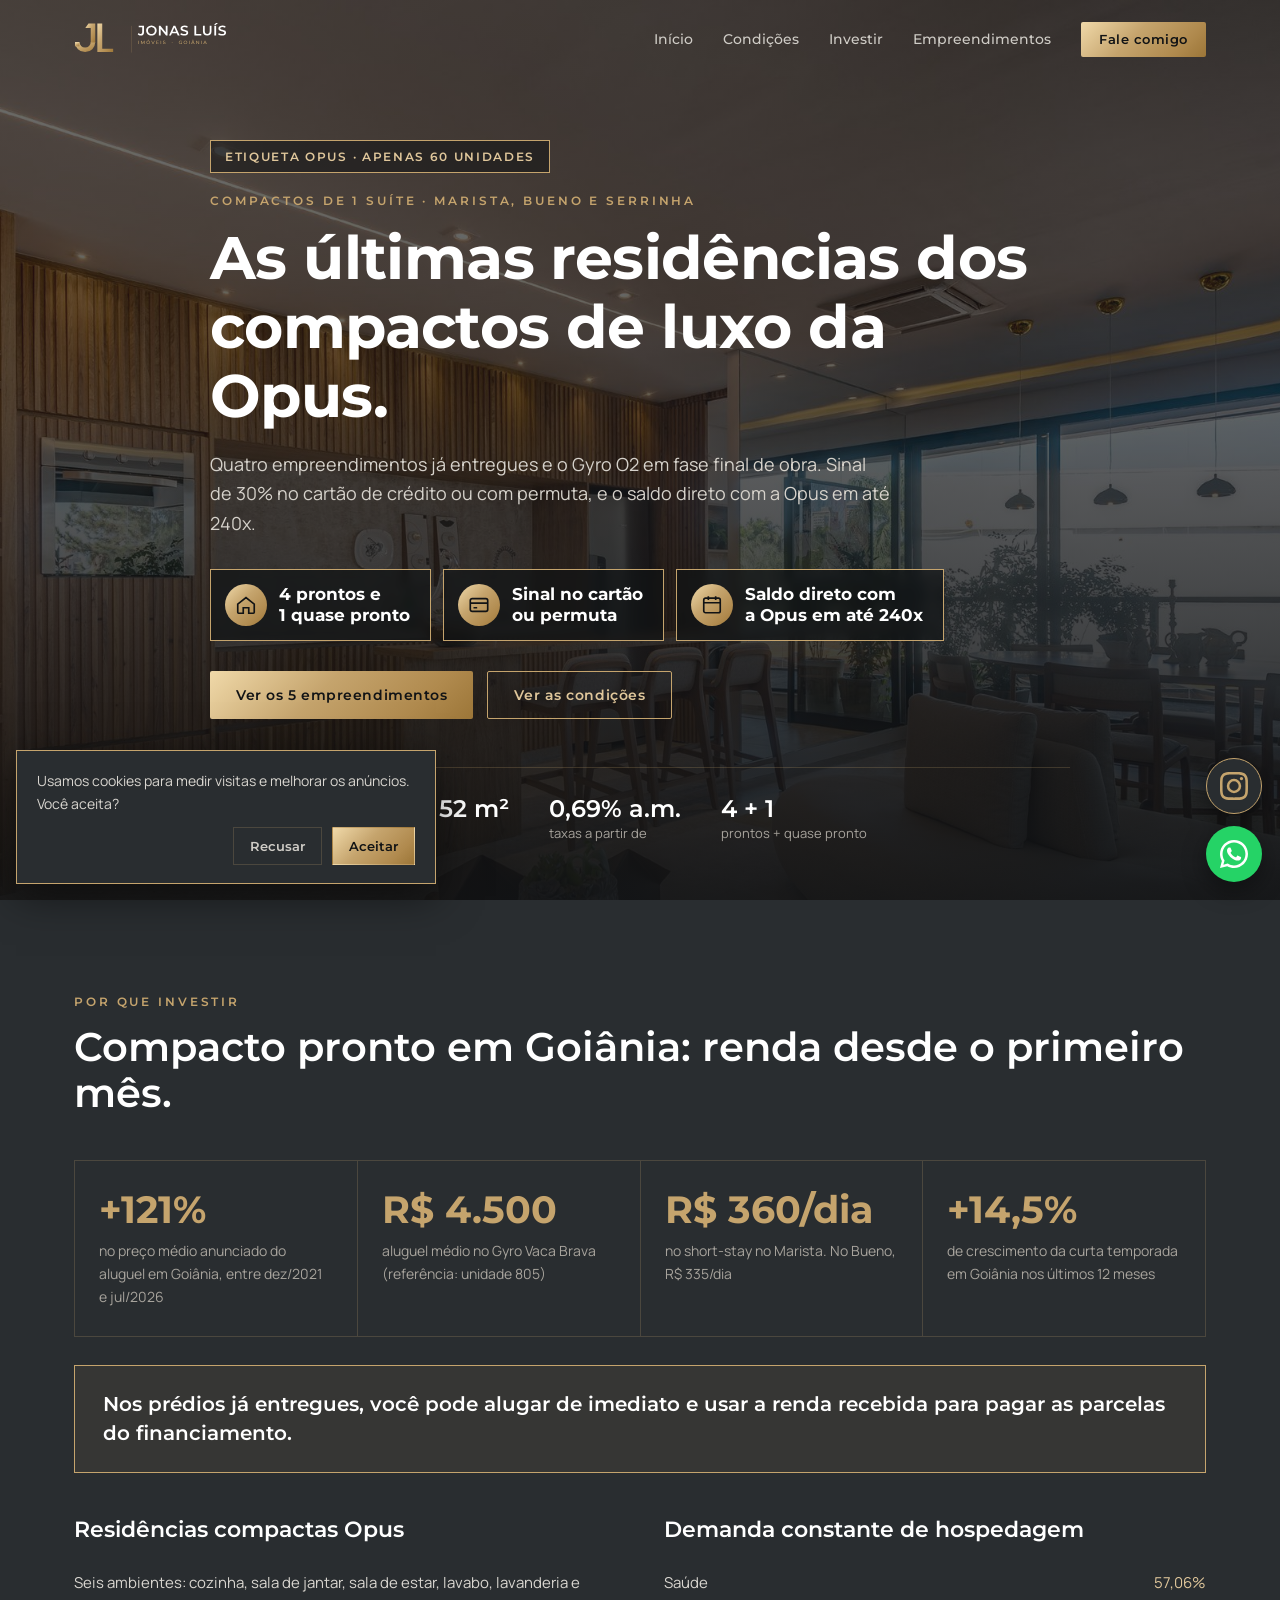
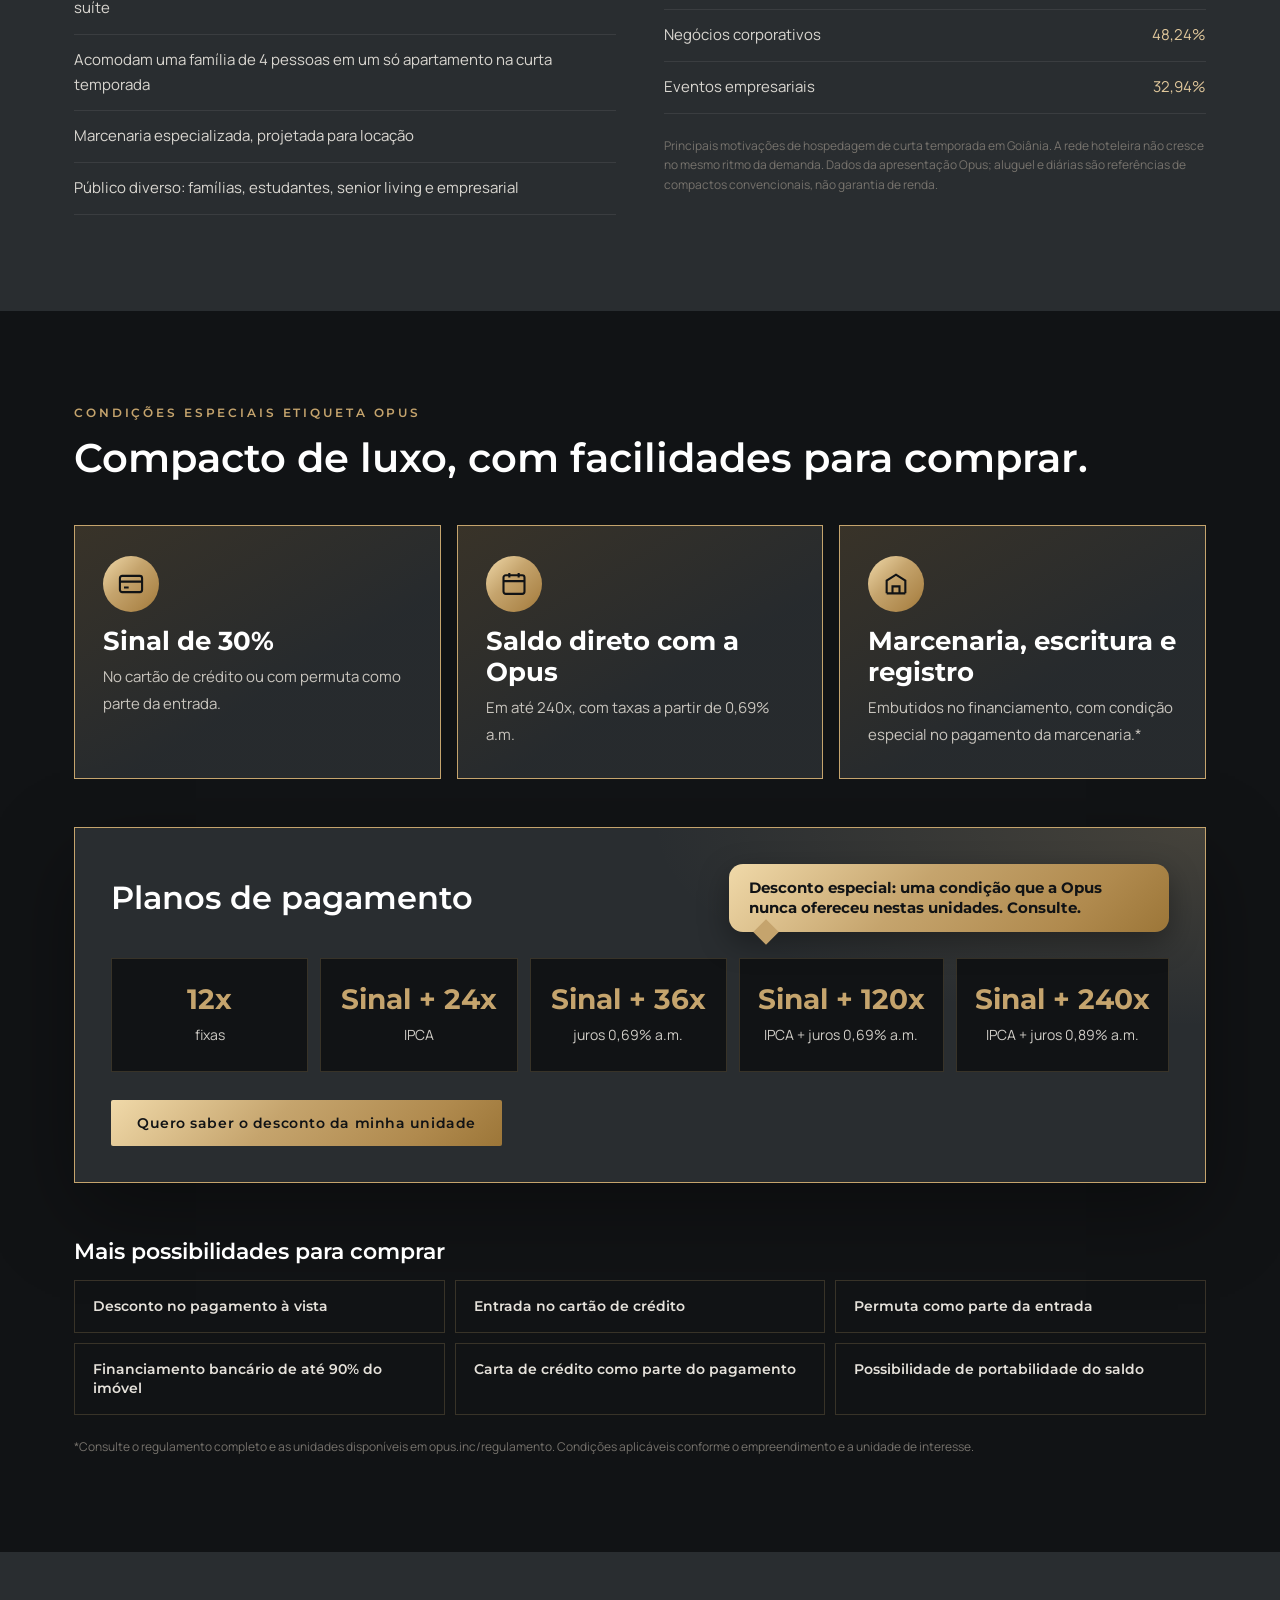
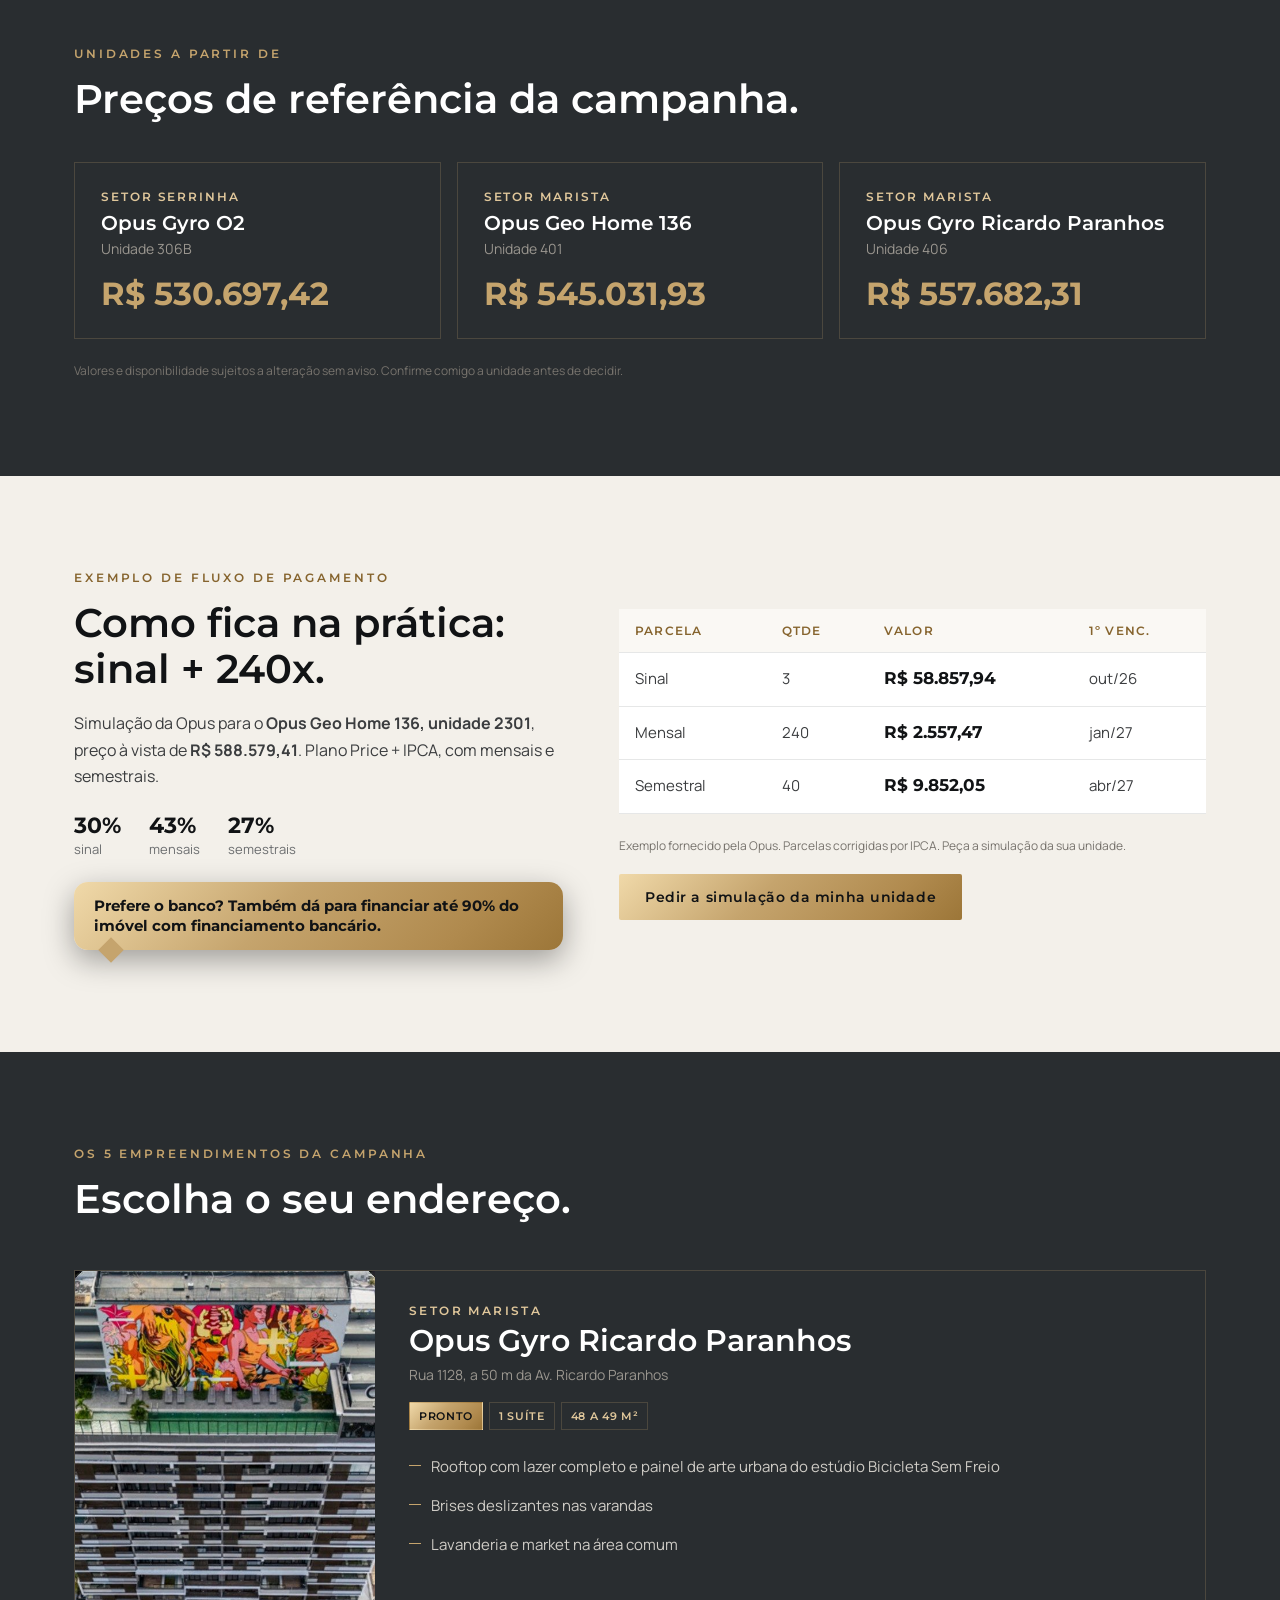
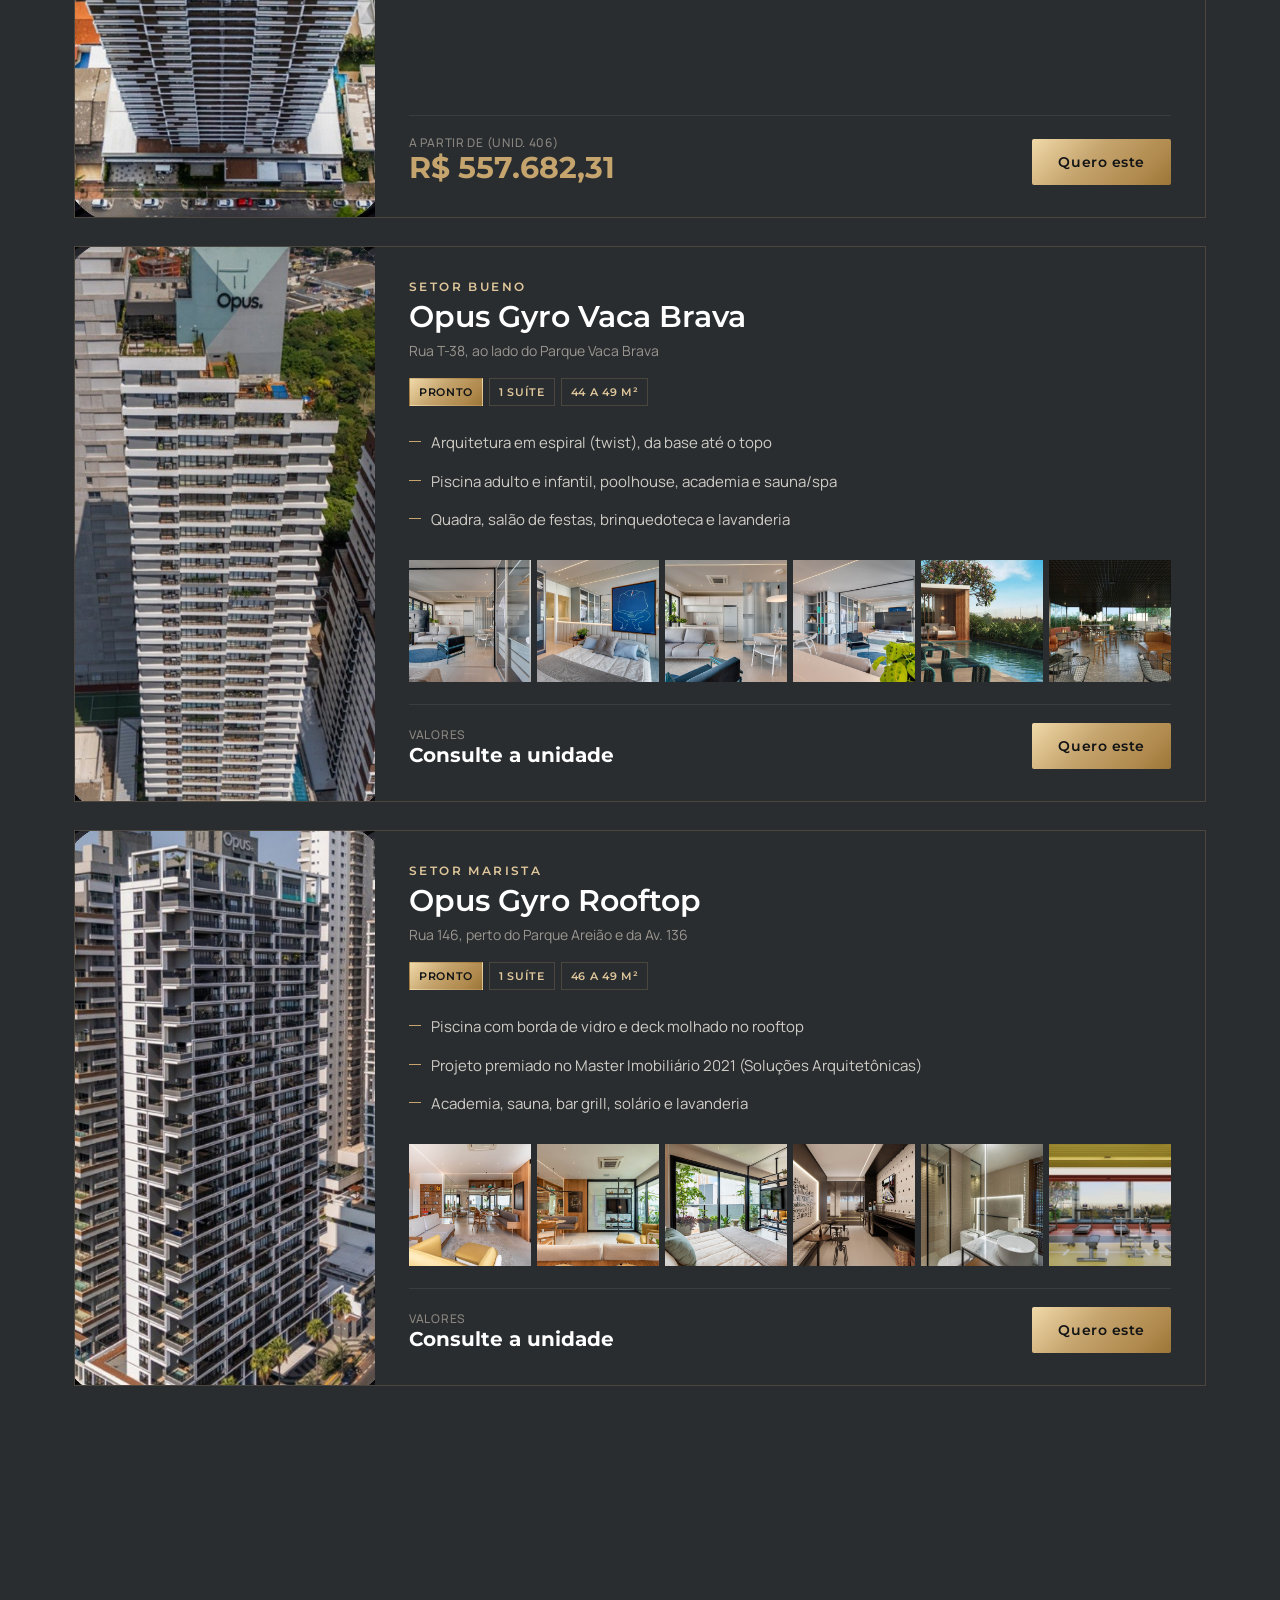
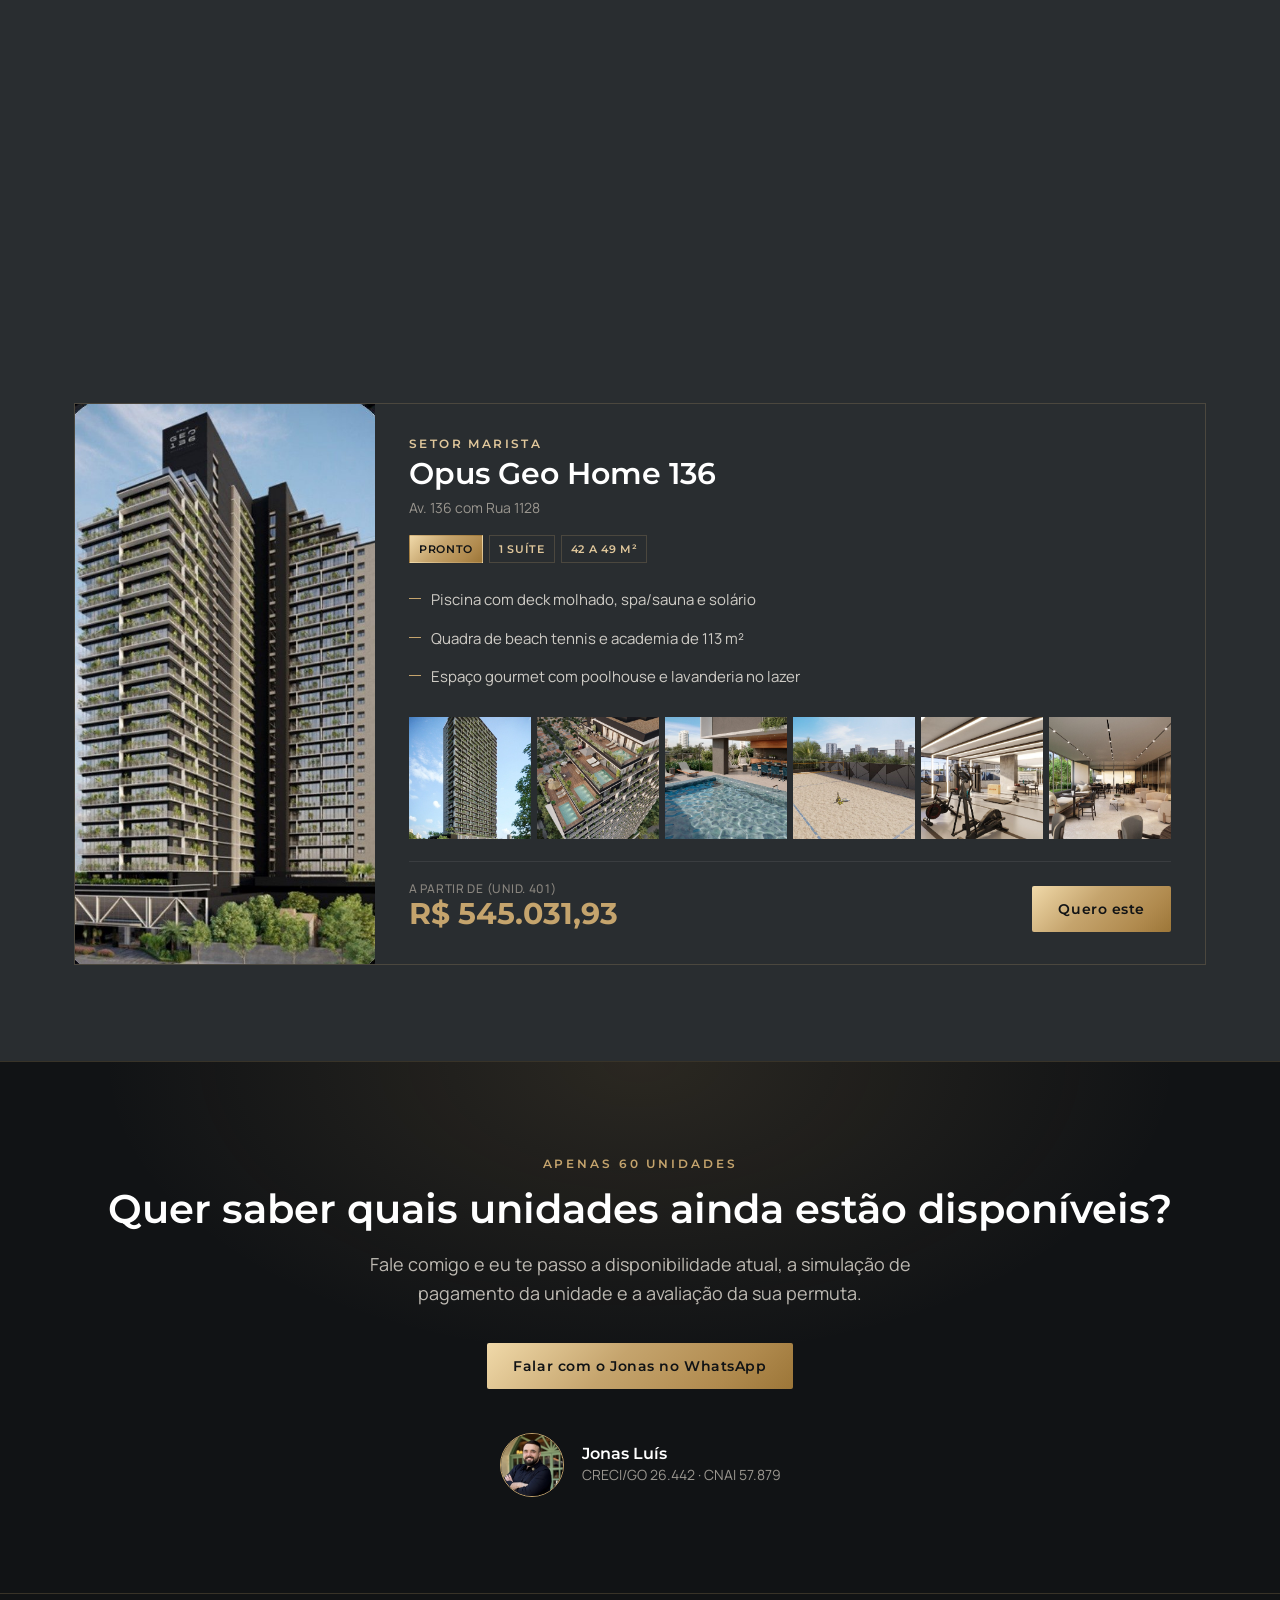
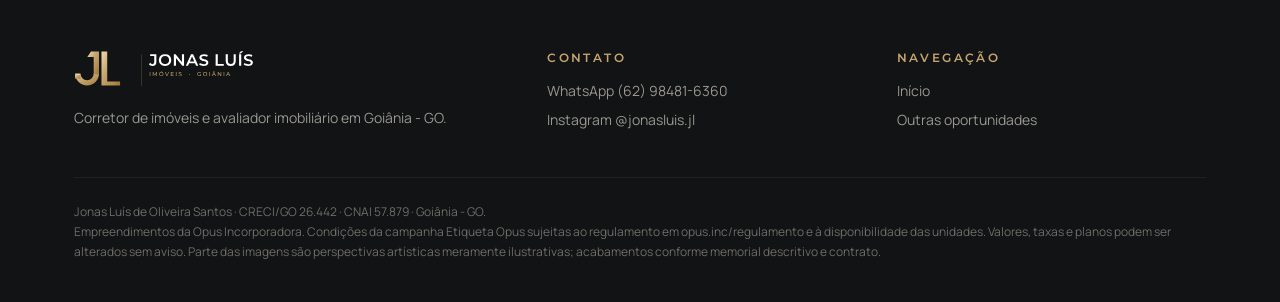
<file: opus-compactos/index.html>
<!doctype html>
<html lang="pt-BR">
<head>
<meta charset="utf-8">
<meta name="viewport" content="width=device-width,initial-scale=1">
<title>Etiqueta Opus · Compactos de luxo | Jonas Luís Imóveis</title>
<meta name="description" content="Etiqueta Opus: as últimas 60 unidades compactas de 1 suíte da Opus, prontas e quase prontas, no Marista, Bueno e Serrinha. Sinal de 30% no cartão ou permuta e saldo direto com a Opus em até 240x.">
<meta property="og:title" content="Etiqueta Opus · compactos de luxo a partir de R$ 530 mil">
<meta property="og:description" content="Apenas 60 unidades de 1 suíte, prontas e quase prontas. Sinal no cartão ou permuta, saldo direto com a Opus em até 240x.">
<meta property="og:image" content="https://jonasluisimoveis.com.br/opus-compactos/img/hero.jpg">
<meta name="theme-color" content="#111315">
<link rel="icon" href="/assets/favicon.svg" type="image/svg+xml">
<link rel="icon" href="/assets/favicon-32.png" sizes="32x32">
<link rel="apple-touch-icon" href="/assets/favicon-192.png">
<link rel="preconnect" href="https://fonts.googleapis.com"><link rel="preconnect" href="https://fonts.gstatic.com" crossorigin>
<link href="https://fonts.googleapis.com/css2?family=Montserrat:wght@500;600;700&family=Manrope:wght@400;500;600&display=swap" rel="stylesheet">
<link rel="stylesheet" href="/assets/site.css">
<style>
/* hero: véu escuro >= 55% (regra da marca) */
.hero{min-height:100svh;position:relative;display:flex;align-items:flex-end;padding:110px 0 56px;
  background:linear-gradient(180deg,rgba(17,19,21,.62) 0%,rgba(17,19,21,.66) 45%,rgba(17,19,21,.95) 100%),url(/opus-compactos/img/hero.jpg) center/cover}
.hero h1{max-width:860px}
.hero .lead{margin:20px 0 30px;color:#d6d2cb;max-width:680px}
.hero .acoes{display:flex;gap:14px;flex-wrap:wrap}
.selo{display:inline-flex;align-items:center;gap:10px;margin-bottom:22px;padding:8px 14px;border:1px solid var(--champ);background:rgba(17,19,21,.55);font:600 12px 'Montserrat',sans-serif;letter-spacing:.14em;text-transform:uppercase;color:var(--champ-claro)}
.beneficios{display:grid;grid-template-columns:repeat(3,auto);justify-content:start;gap:12px;margin:0 0 30px}
.beneficios div{display:flex;align-items:center;gap:12px;padding:14px 20px 14px 14px;background:rgba(17,19,21,.7);border:1px solid var(--champ);backdrop-filter:blur(4px)}
.beneficios i{width:42px;height:42px;border-radius:50%;background:var(--ouro);display:grid;place-items:center;flex:none}
.beneficios svg,.condicoes svg{stroke:var(--carvao);fill:none;stroke-width:1.8}
.beneficios svg{width:22px;height:22px}
.beneficios b{font:700 17px/1.2 'Montserrat',sans-serif;color:#fff}
@media(max-width:860px){.beneficios{grid-template-columns:1fr}.beneficios div{padding:10px 16px 10px 10px}}
.hero .dados{display:flex;gap:40px;flex-wrap:wrap;margin-top:48px;padding-top:26px;border-top:1px solid var(--linha)}
.hero .dados div{font-size:13px;color:#a7a39c}
.hero .dados b{display:block;font:600 24px 'Montserrat',sans-serif;color:#fff}
.hero .dados div:first-child b{color:var(--champ)}

/* condições */
.condicoes{margin-top:44px;display:grid;grid-template-columns:repeat(3,1fr);gap:16px}
.condicoes>div{background:linear-gradient(150deg,rgba(197,164,109,.22),rgba(41,45,48,.9) 60%);border:1px solid var(--champ);padding:30px 28px;display:flex;flex-direction:column;gap:14px}
.condicoes i{width:56px;height:56px;border-radius:50%;background:var(--ouro);display:grid;place-items:center}
.condicoes svg{width:28px;height:28px}
.condicoes b{display:block;font:700 clamp(21px,2.2vw,26px)/1.2 'Montserrat',sans-serif;color:#fff;margin-bottom:6px}
.condicoes span{font-size:15px;color:#c9c5be}
@media(max-width:860px){.condicoes{grid-template-columns:1fr}}
.planos{display:grid;grid-template-columns:1fr 1fr;gap:48px;margin-top:56px;align-items:start}
.planos h3{font-size:22px;margin-bottom:16px}
.planos ul{list-style:none}
.planos li{display:flex;justify-content:space-between;gap:16px;padding:13px 0;border-bottom:1px solid rgba(255,255,255,.08);font-size:15px}
.planos li b{font:600 15px 'Montserrat',sans-serif;color:#fff}
.planos li span{color:var(--champ-claro);text-align:right}
.mais{display:grid;grid-template-columns:repeat(3,1fr);gap:10px}
@media(max-width:860px){.mais{grid-template-columns:1fr 1fr}}
.planos-box{margin-top:48px;padding:36px;border:1px solid var(--champ);background:radial-gradient(ellipse 70% 80% at 100% 0%,rgba(197,164,109,.18),transparent 70%),var(--grafite);box-shadow:0 30px 80px rgba(0,0,0,.35)}
.planos-topo{display:flex;align-items:center;justify-content:space-between;gap:20px;flex-wrap:wrap;margin-bottom:26px}
.planos-topo h3{font-size:clamp(24px,2.8vw,32px)}
.balao{position:relative;background:var(--ouro);color:var(--carvao);font:700 15px/1.35 'Montserrat',sans-serif;padding:14px 20px;border-radius:14px;max-width:440px;box-shadow:0 10px 30px rgba(0,0,0,.35)}
.balao::after{content:"";position:absolute;left:28px;bottom:-9px;width:18px;height:18px;background:#C5A46D;transform:rotate(45deg)}
.planos-grid{display:grid;grid-template-columns:repeat(5,1fr);gap:12px;margin-bottom:28px}
.planos-grid div{background:var(--carvao);border:1px solid var(--linha);padding:24px 18px;text-align:center}
.planos-grid b{display:block;font:700 clamp(22px,2.2vw,28px)/1.15 'Montserrat',sans-serif;color:var(--champ);white-space:nowrap}
.planos-grid span{display:block;margin-top:8px;font-size:14px;color:#cfccc6}
@media(max-width:980px){.planos-grid{grid-template-columns:1fr 1fr}.planos-grid div:first-child{grid-column:1/-1}.planos-box{padding:24px 18px}}
@media(max-width:600px){.planos-grid{grid-template-columns:1fr;gap:8px}.planos-grid div{display:flex;justify-content:space-between;align-items:center;gap:12px;text-align:left;padding:16px}.planos-grid span{margin:0;text-align:right;font-size:13px}.planos-box .btn{width:100%;justify-content:center;text-align:center}}
.fluxo .balao{display:inline-block;margin:22px 0 6px;max-width:none}
.mais div{border:1px solid var(--linha);padding:16px 18px;font:600 14px/1.35 'Montserrat',sans-serif;color:#e6e2db}
@media(max-width:860px){.planos{grid-template-columns:1fr;gap:36px}}
.aviso{margin-top:22px;font-size:12px;color:#77736d}

/* preços */
.precos{display:grid;grid-template-columns:repeat(3,1fr);gap:16px;margin-top:40px}
.precos a{background:var(--grafite);border:1px solid var(--linha);padding:26px;display:block;transition:.25s}
.precos a:hover{border-color:var(--champ)}
.precos small{display:block;font:600 12px 'Montserrat',sans-serif;letter-spacing:.16em;text-transform:uppercase;color:var(--champ-claro)}
.precos h3{font-size:20px;margin:8px 0 2px}
.precos p{font-size:14px;color:#9a968f}
.precos b{display:block;margin-top:16px;font:700 clamp(26px,2.6vw,32px)/1.1 'Montserrat',sans-serif;color:var(--champ);white-space:nowrap}
@media(max-width:860px){.precos{grid-template-columns:1fr}}

/* fluxo exemplo */
.fluxo{display:grid;grid-template-columns:1fr 1.2fr;gap:56px;align-items:center}
.fluxo table{width:100%;border-collapse:collapse;font-size:15px;background:#fff}
.fluxo th,.fluxo td{padding:14px 16px;text-align:left;border-bottom:1px solid rgba(17,19,21,.1)}
.fluxo th{font:600 12px 'Montserrat',sans-serif;letter-spacing:.1em;text-transform:uppercase;color:var(--champ-prof);background:#faf8f4}
.fluxo td b{font:700 17px 'Montserrat',sans-serif;color:var(--carvao)}
.fluxo .tot{display:flex;gap:28px;flex-wrap:wrap;margin-top:22px}
.fluxo .tot div{font-size:13px;color:#6b6d6f}
.fluxo .tot b{display:block;font:700 22px 'Montserrat',sans-serif;color:var(--carvao)}
@media(max-width:900px){.fluxo{grid-template-columns:1fr;gap:32px}.fluxo th,.fluxo td{padding:11px 10px;font-size:14px}}

/* investir */
.numeros{display:grid;grid-template-columns:repeat(4,1fr);gap:0;margin-top:44px;border-top:1px solid var(--linha);border-left:1px solid var(--linha)}
.numeros div{padding:28px 24px;border-right:1px solid var(--linha);border-bottom:1px solid var(--linha);font-size:14px;color:#a7a39c}
.numeros b{display:block;font:700 clamp(28px,3vw,38px)/1.1 'Montserrat',sans-serif;color:var(--champ);margin-bottom:8px}
@media(max-width:860px){.numeros{grid-template-columns:1fr 1fr}}
@media(max-width:480px){.numeros{grid-template-columns:1fr}.fluxo>*{min-width:0}.fluxo th,.fluxo td{padding:10px 6px;font-size:13px}.fluxo td b{font-size:15px;white-space:nowrap}}
.renda-paga{margin-top:28px;padding:24px 28px;border:1px solid var(--champ);background:rgba(197,164,109,.08);font:600 clamp(17px,1.8vw,20px)/1.45 'Montserrat',sans-serif;color:#fff}

/* empreendimentos */
.emps{display:grid;gap:28px;margin-top:48px}
.emp{display:grid;grid-template-columns:300px 1fr;background:var(--grafite);border:1px solid var(--linha)}
.emp>.torre{position:relative;display:block;overflow:hidden;background:#000}
.emp>.torre img{width:100%;height:100%;object-fit:cover;min-height:100%}
.emp .corpo{padding:32px 34px;display:flex;flex-direction:column}
.emp .bairro{font:600 12px 'Montserrat',sans-serif;letter-spacing:.2em;text-transform:uppercase;color:var(--champ-claro)}
.emp h3{font-size:clamp(24px,2.6vw,30px);margin:6px 0 4px}
.emp .end{font-size:14px;color:#9a968f;margin-bottom:16px}
.emp .tags{display:flex;flex-wrap:wrap;gap:6px;margin-bottom:18px}
.emp .tags span{font:600 11px 'Montserrat',sans-serif;letter-spacing:.06em;text-transform:uppercase;color:var(--champ-claro);border:1px solid var(--linha);padding:6px 9px}
.emp .tags span.ouro{background:var(--ouro);color:var(--carvao);border-color:transparent}
.emp ul{list-style:none;margin-bottom:20px}
.emp li{padding:7px 0 7px 22px;position:relative;font-size:15px;color:#cfccc6}
.emp li::before{content:"";position:absolute;left:0;top:17px;width:12px;height:1px;background:var(--champ)}
.emp .rodape{margin-top:auto;display:flex;align-items:flex-end;justify-content:space-between;gap:20px;flex-wrap:wrap;padding-top:18px;border-top:1px solid rgba(255,255,255,.08)}
.emp .preco small{display:block;font:500 12px 'Manrope',sans-serif;color:#8a867f;letter-spacing:.06em;text-transform:uppercase}
.emp .preco b{font:700 clamp(24px,2.4vw,30px)/1.15 'Montserrat',sans-serif;color:var(--champ);white-space:nowrap}
.emp .preco b.consulte{font-size:20px;color:#fff}
.mini{display:grid;grid-template-columns:repeat(6,1fr);gap:6px;margin-bottom:22px}
.mini a{aspect-ratio:1;overflow:hidden;display:block;background:#000}
.mini img{width:100%;height:100%;object-fit:cover;transition:transform .6s}
.mini a:hover img{transform:scale(1.07)}
@media(max-width:860px){.emp{grid-template-columns:1fr}.emp>.torre{aspect-ratio:4/3}.emp>.torre img{object-position:center 30%}.emp .corpo{padding:26px 20px}.mini{grid-template-columns:repeat(3,1fr)}}

/* chamada final */
.final-cta{text-align:center;background:radial-gradient(ellipse 60% 80% at 50% 0%,rgba(197,164,109,.14),transparent 70%),var(--carvao);border-top:1px solid var(--linha)}
.final-cta .lead{margin:18px auto 34px}
.final-cta .acoes{display:flex;gap:14px;justify-content:center;flex-wrap:wrap}
.assina{margin-top:44px;display:flex;align-items:center;justify-content:center;gap:18px;font-size:14px;color:#9a968f}
.assina img{width:64px;height:64px;border-radius:50%;object-fit:cover;border:1px solid var(--champ)}
.assina b{display:block;color:#fff;font:600 16px 'Montserrat',sans-serif}
</style>
</head>
<body>

<header class="topo">
  <div class="wrap">
    <a class="logo" href="/" aria-label="Jonas Luís Imóveis — início"><img src="/assets/horizontal-escuro.svg" alt="Jonas Luís Imóveis" width="153" height="34"></a>
    <nav>
      <a href="/">Início</a>
      <a href="#condicoes">Condições</a>
      <a href="#investir">Investir</a>
      <a href="#empreendimentos">Empreendimentos</a>
      <a class="btn btn-ouro" data-wa="Olá, Jonas! Vi a campanha Etiqueta Opus (compactos) no seu site e quero saber mais.">Fale comigo</a>
    </nav>
  </div>
</header>

<main>
<section class="hero">
  <div class="wrap">
    <span class="selo">Etiqueta Opus · apenas 60 unidades</span>
    <span class="eyebrow">Compactos de 1 suíte · Marista, Bueno e Serrinha</span>
    <h1>As últimas residências dos compactos de luxo da Opus.</h1>
    <p class="lead">Quatro empreendimentos já entregues e o Gyro O2 em fase final de obra. Sinal de 30% no cartão de crédito ou com permuta, e o saldo direto com a Opus em até 240x.</p>
    <div class="beneficios">
      <div><i><svg viewBox="0 0 24 24"><path d="M3 11l9-7 9 7v9a1 1 0 01-1 1h-5v-6H9v6H4a1 1 0 01-1-1z"/></svg></i><b>4 prontos e<br>1 quase pronto</b></div>
      <div><i><svg viewBox="0 0 24 24"><rect x="2.5" y="5" width="19" height="14" rx="2"/><path d="M2.5 10h19M6 15h4"/></svg></i><b>Sinal no cartão<br>ou permuta</b></div>
      <div><i><svg viewBox="0 0 24 24"><rect x="3" y="4.5" width="18" height="16" rx="2"/><path d="M3 9.5h18M8 2.5v4M16 2.5v4"/></svg></i><b>Saldo direto com<br>a Opus em até 240x</b></div>
    </div>
    <div class="acoes">
      <a class="btn btn-ouro" href="#empreendimentos">Ver os 5 empreendimentos</a>
      <a class="btn btn-linha" href="#condicoes">Ver as condições</a>
    </div>
    <div class="dados">
      <div><b>R$ 530 mil</b>unidades a partir de</div>
      <div><b>42 a 52 m²</b>1 suíte</div>
      <div><b>0,69% a.m.</b>taxas a partir de</div>
      <div><b>4 + 1</b>prontos + quase pronto</div>
    </div>
  </div>
</section>

<section id="investir" class="grafite">
  <div class="wrap">
    <span class="eyebrow rv">Por que investir</span>
    <h2 class="rv">Compacto pronto em Goiânia: renda desde o primeiro mês.</h2>
    <div class="numeros rv">
      <div><b>+121%</b>no preço médio anunciado do aluguel em Goiânia, entre dez/2021 e jul/2026</div>
      <div><b>R$ 4.500</b>aluguel médio no Gyro Vaca Brava (referência: unidade 805)</div>
      <div><b>R$ 360/dia</b>no short-stay no Marista. No Bueno, R$ 335/dia</div>
      <div><b>+14,5%</b>de crescimento da curta temporada em Goiânia nos últimos 12 meses</div>
    </div>
    <p class="renda-paga rv">Nos prédios já entregues, você pode alugar de imediato e usar a renda recebida para pagar as parcelas do financiamento.</p>
    <div class="planos" style="margin-top:44px">
      <div class="rv">
        <h3>Residências compactas Opus</h3>
        <ul>
          <li>Seis ambientes: cozinha, sala de jantar, sala de estar, lavabo, lavanderia e suíte</li>
          <li>Acomodam uma família de 4 pessoas em um só apartamento na curta temporada</li>
          <li>Marcenaria especializada, projetada para locação</li>
          <li>Público diverso: famílias, estudantes, senior living e empresarial</li>
        </ul>
      </div>
      <div class="rv">
        <h3>Demanda constante de hospedagem</h3>
        <ul>
          <li>Saúde<span>57,06%</span></li>
          <li>Negócios corporativos<span>48,24%</span></li>
          <li>Eventos empresariais<span>32,94%</span></li>
        </ul>
        <p class="aviso">Principais motivações de hospedagem de curta temporada em Goiânia. A rede hoteleira não cresce no mesmo ritmo da demanda. Dados da apresentação Opus; aluguel e diárias são referências de compactos convencionais, não garantia de renda.</p>
      </div>
    </div>
  </div>
</section>

<section id="condicoes">
  <div class="wrap">
    <span class="eyebrow rv">Condições especiais Etiqueta Opus</span>
    <h2 class="rv">Compacto de luxo, com facilidades para comprar.</h2>
    <div class="condicoes rv">
      <div><i><svg viewBox="0 0 24 24"><rect x="2.5" y="5" width="19" height="14" rx="2"/><path d="M2.5 10h19M6 15h4"/></svg></i><p><b>Sinal de 30%</b><span>No cartão de crédito ou com permuta como parte da entrada.</span></p></div>
      <div><i><svg viewBox="0 0 24 24"><rect x="3" y="4.5" width="18" height="16" rx="2"/><path d="M3 9.5h18M8 2.5v4M16 2.5v4"/></svg></i><p><b>Saldo direto com a Opus</b><span>Em até 240x, com taxas a partir de 0,69% a.m.</span></p></div>
      <div><i><svg viewBox="0 0 24 24"><path d="M4 20V9l8-5 8 5v11M9 20v-6h6v6M4 20h16"/></svg></i><p><b>Marcenaria, escritura e registro</b><span>Embutidos no financiamento, com condição especial no pagamento da marcenaria.*</span></p></div>
    </div>
    <div class="planos-box rv">
      <div class="planos-topo">
        <h3>Planos de pagamento</h3>
        <span class="balao">Desconto especial: uma condição que a Opus nunca ofereceu nestas unidades. Consulte.</span>
      </div>
      <div class="planos-grid">
        <div><b>12x</b><span>fixas</span></div>
        <div><b>Sinal + 24x</b><span>IPCA</span></div>
        <div><b>Sinal + 36x</b><span>juros 0,69% a.m.</span></div>
        <div><b>Sinal + 120x</b><span>IPCA + juros 0,69% a.m.</span></div>
        <div><b>Sinal + 240x</b><span>IPCA + juros 0,89% a.m.</span></div>
      </div>
      <a class="btn btn-ouro" data-wa="Olá, Jonas! Quero saber qual plano de pagamento e o desconto especial da Etiqueta Opus para uma unidade.">Quero saber o desconto da minha unidade</a>
    </div>
    <div class="planos">
      <div class="rv" style="grid-column:1/-1">
        <h3>Mais possibilidades para comprar</h3>
        <div class="mais">
          <div>Desconto no pagamento à vista</div>
          <div>Entrada no cartão de crédito</div>
          <div>Permuta como parte da entrada</div>
          <div>Financiamento bancário de até 90% do imóvel</div>
          <div>Carta de crédito como parte do pagamento</div>
          <div>Possibilidade de portabilidade do saldo</div>
        </div>
      </div>
    </div>
    <p class="aviso">*Consulte o regulamento completo e as unidades disponíveis em opus.inc/regulamento. Condições aplicáveis conforme o empreendimento e a unidade de interesse.</p>
  </div>
</section>

<section class="grafite">
  <div class="wrap">
    <span class="eyebrow rv">Unidades a partir de</span>
    <h2 class="rv">Preços de referência da campanha.</h2>
    <div class="precos rv">
      <a href="#o2"><small>Setor Serrinha</small><h3>Opus Gyro O2</h3><p>Unidade 306B</p><b>R$ 530.697,42</b></a>
      <a href="#geo-home"><small>Setor Marista</small><h3>Opus Geo Home 136</h3><p>Unidade 401</p><b>R$ 545.031,93</b></a>
      <a href="#ricardo-paranhos"><small>Setor Marista</small><h3>Opus Gyro Ricardo Paranhos</h3><p>Unidade 406</p><b>R$ 557.682,31</b></a>
    </div>
    <p class="aviso">Valores e disponibilidade sujeitos a alteração sem aviso. Confirme comigo a unidade antes de decidir.</p>
  </div>
</section>

<section class="claro">
  <div class="wrap fluxo">
    <div class="rv">
      <span class="eyebrow">Exemplo de fluxo de pagamento</span>
      <h2>Como fica na prática: sinal + 240x.</h2>
      <p style="margin-top:18px">Simulação da Opus para o <b>Opus Geo Home 136, unidade 2301</b>, preço à vista de <b>R$ 588.579,41</b>. Plano Price + IPCA, com mensais e semestrais.</p>
      <div class="tot">
        <div><b>30%</b>sinal</div>
        <div><b>43%</b>mensais</div>
        <div><b>27%</b>semestrais</div>
      </div>
      <span class="balao">Prefere o banco? Também dá para financiar até 90% do imóvel com financiamento bancário.</span>
    </div>
    <div class="rv">
      <table>
        <thead><tr><th>Parcela</th><th>Qtde</th><th>Valor</th><th>1º venc.</th></tr></thead>
        <tbody>
          <tr><td>Sinal</td><td>3</td><td><b>R$ 58.857,94</b></td><td>out/26</td></tr>
          <tr><td>Mensal</td><td>240</td><td><b>R$ 2.557,47</b></td><td>jan/27</td></tr>
          <tr><td>Semestral</td><td>40</td><td><b>R$ 9.852,05</b></td><td>abr/27</td></tr>
        </tbody>
      </table>
      <p class="aviso" style="color:#77736d">Exemplo fornecido pela Opus. Parcelas corrigidas por IPCA. Peça a simulação da sua unidade.</p>
      <a class="btn btn-ouro" style="margin-top:18px" data-wa="Olá, Jonas! Quero uma simulação de pagamento de um compacto da Etiqueta Opus.">Pedir a simulação da minha unidade</a>
    </div>
  </div>
</section>


<section id="empreendimentos" class="grafite">
  <div class="wrap">
    <span class="eyebrow rv">Os 5 empreendimentos da campanha</span>
    <h2 class="rv">Escolha o seu endereço.</h2>
    <div class="emps">

      <article class="emp rv" id="ricardo-paranhos" data-galeria>
        <a class="torre" href="/opus-compactos/img/torre-ricardo.jpg" data-lb="Opus Gyro Ricardo Paranhos"><img src="/opus-compactos/img/torre-ricardo.jpg" alt="Fachada do Opus Gyro Ricardo Paranhos" loading="lazy"></a>
        <div class="corpo">
          <span class="bairro">Setor Marista</span>
          <h3>Opus Gyro Ricardo Paranhos</h3>
          <p class="end">Rua 1128, a 50 m da Av. Ricardo Paranhos</p>
          <div class="tags"><span class="ouro">Pronto</span><span>1 suíte</span><span>48 a 49 m²</span></div>
          <ul>
            <li>Rooftop com lazer completo e painel de arte urbana do estúdio Bicicleta Sem Freio</li>
            <li>Brises deslizantes nas varandas</li>
            <li>Lavanderia e market na área comum</li>
          </ul>
          <div class="rodape">
            <div class="preco"><small>A partir de (unid. 406)</small><b>R$ 557.682,31</b></div>
            <a class="btn btn-ouro" data-wa="Olá, Jonas! Tenho interesse no compacto do Opus Gyro Ricardo Paranhos (Etiqueta Opus).">Quero este</a>
          </div>
        </div>
      </article>

      <article class="emp rv" id="vaca-brava" data-galeria>
        <a class="torre" href="/opus-compactos/img/torre-vacabrava.jpg" data-lb="Opus Gyro Vaca Brava"><img src="/opus-compactos/img/torre-vacabrava.jpg" alt="Fachada do Opus Gyro Vaca Brava" loading="lazy"></a>
        <div class="corpo">
          <span class="bairro">Setor Bueno</span>
          <h3>Opus Gyro Vaca Brava</h3>
          <p class="end">Rua T-38, ao lado do Parque Vaca Brava</p>
          <div class="tags"><span class="ouro">Pronto</span><span>1 suíte</span><span>44 a 49 m²</span></div>
          <ul>
            <li>Arquitetura em espiral (twist), da base até o topo</li>
            <li>Piscina adulto e infantil, poolhouse, academia e sauna/spa</li>
            <li>Quadra, salão de festas, brinquedoteca e lavanderia</li>
          </ul>
          <div class="mini">
            <a href="/opus-compactos/img/vacabrava-2.jpg" data-lb="Gyro Vaca Brava · decorado 1 suíte"><img src="/opus-compactos/img/vacabrava-2.jpg" alt="" loading="lazy"></a>
            <a href="/opus-compactos/img/vacabrava-3.jpg" data-lb="Gyro Vaca Brava · decorado 1 suíte"><img src="/opus-compactos/img/vacabrava-3.jpg" alt="" loading="lazy"></a>
            <a href="/opus-compactos/img/vacabrava-4.jpg" data-lb="Gyro Vaca Brava · decorado 1 suíte"><img src="/opus-compactos/img/vacabrava-4.jpg" alt="" loading="lazy"></a>
            <a href="/opus-compactos/img/vacabrava-5.jpg" data-lb="Gyro Vaca Brava · decorado 1 suíte"><img src="/opus-compactos/img/vacabrava-5.jpg" alt="" loading="lazy"></a>
            <a href="/opus-compactos/img/vacabrava-6.jpg" data-lb="Gyro Vaca Brava · lazer"><img src="/opus-compactos/img/vacabrava-6.jpg" alt="" loading="lazy"></a>
            <a href="/opus-compactos/img/vacabrava-7.jpg" data-lb="Gyro Vaca Brava · lazer"><img src="/opus-compactos/img/vacabrava-7.jpg" alt="" loading="lazy"></a>
          </div>
          <div class="rodape">
            <div class="preco"><small>Valores</small><b class="consulte">Consulte a unidade</b></div>
            <a class="btn btn-ouro" data-wa="Olá, Jonas! Tenho interesse no compacto do Opus Gyro Vaca Brava (Etiqueta Opus).">Quero este</a>
          </div>
        </div>
      </article>

      <article class="emp rv" id="rooftop" data-galeria>
        <a class="torre" href="/opus-compactos/img/torre-rooftop.jpg" data-lb="Opus Gyro Rooftop"><img src="/opus-compactos/img/torre-rooftop.jpg" alt="Fachada do Opus Gyro Rooftop" loading="lazy"></a>
        <div class="corpo">
          <span class="bairro">Setor Marista</span>
          <h3>Opus Gyro Rooftop</h3>
          <p class="end">Rua 146, perto do Parque Areião e da Av. 136</p>
          <div class="tags"><span class="ouro">Pronto</span><span>1 suíte</span><span>46 a 49 m²</span></div>
          <ul>
            <li>Piscina com borda de vidro e deck molhado no rooftop</li>
            <li>Projeto premiado no Master Imobiliário 2021 (Soluções Arquitetônicas)</li>
            <li>Academia, sauna, bar grill, solário e lavanderia</li>
          </ul>
          <div class="mini">
            <a href="/opus-compactos/img/rooftop-1.jpg" data-lb="Gyro Rooftop · decorado 1 suíte"><img src="/opus-compactos/img/rooftop-1.jpg" alt="" loading="lazy"></a>
            <a href="/opus-compactos/img/rooftop-2.jpg" data-lb="Gyro Rooftop · decorado 1 suíte"><img src="/opus-compactos/img/rooftop-2.jpg" alt="" loading="lazy"></a>
            <a href="/opus-compactos/img/rooftop-3.jpg" data-lb="Gyro Rooftop · decorado 1 suíte"><img src="/opus-compactos/img/rooftop-3.jpg" alt="" loading="lazy"></a>
            <a href="/opus-compactos/img/rooftop-4.jpg" data-lb="Gyro Rooftop · decorado 1 suíte"><img src="/opus-compactos/img/rooftop-4.jpg" alt="" loading="lazy"></a>
            <a href="/opus-compactos/img/rooftop-5.jpg" data-lb="Gyro Rooftop · decorado 1 suíte"><img src="/opus-compactos/img/rooftop-5.jpg" alt="" loading="lazy"></a>
            <a href="/opus-compactos/img/rooftop-6.jpg" data-lb="Gyro Rooftop · academia"><img src="/opus-compactos/img/rooftop-6.jpg" alt="" loading="lazy"></a>
          </div>
          <div class="rodape">
            <div class="preco"><small>Valores</small><b class="consulte">Consulte a unidade</b></div>
            <a class="btn btn-ouro" data-wa="Olá, Jonas! Tenho interesse no compacto do Opus Gyro Rooftop (Etiqueta Opus).">Quero este</a>
          </div>
        </div>
      </article>

      <article class="emp rv" id="o2" data-galeria>
        <a class="torre" href="/opus-compactos/img/torre-o2.jpg" data-lb="Opus Gyro O2"><img src="/opus-compactos/img/torre-o2.jpg" alt="Fachada do Opus Gyro O2" loading="lazy"></a>
        <div class="corpo">
          <span class="bairro">Setor Serrinha · Reserva Ybiti</span>
          <h3>Opus Gyro O2</h3>
          <p class="end">Rua Samuel Morse com Rua Tomaz Edson</p>
          <div class="tags"><span class="ouro">Quase pronto</span><span>1 suíte</span><span>42 a 52 m²</span></div>
          <ul>
            <li>Piscina adulto de 25 m, deck molhado e piscina infantil</li>
            <li>Academia de 190 m², spa/sauna e quadra de beach tennis</li>
            <li>Duas poolhouses com churrasqueira, espaço gourmet e playground</li>
          </ul>
          <div class="mini">
            <a href="/opus-compactos/img/o2-1.jpg" data-lb="Gyro O2 · decorado studio 47 m²"><img src="/opus-compactos/img/o2-1.jpg" alt="" loading="lazy"></a>
            <a href="/opus-compactos/img/o2-3.jpg" data-lb="Gyro O2 · decorado studio 47 m²"><img src="/opus-compactos/img/o2-3.jpg" alt="" loading="lazy"></a>
            <a href="/opus-compactos/img/o2-4.jpg" data-lb="Gyro O2 · decorado studio 47 m²"><img src="/opus-compactos/img/o2-4.jpg" alt="" loading="lazy"></a>
            <a href="/opus-compactos/img/o2-5.jpg" data-lb="Gyro O2 · piscina de 25 m"><img src="/opus-compactos/img/o2-5.jpg" alt="" loading="lazy"></a>
            <a href="/opus-compactos/img/o2-7.jpg" data-lb="Gyro O2 · hall"><img src="/opus-compactos/img/o2-7.jpg" alt="" loading="lazy"></a>
            <a href="/opus-compactos/img/o2-8.jpg" data-lb="Gyro O2 · entrada"><img src="/opus-compactos/img/o2-8.jpg" alt="" loading="lazy"></a>
          </div>
          <div class="rodape">
            <div class="preco"><small>A partir de (unid. 306B)</small><b>R$ 530.697,42</b></div>
            <a class="btn btn-ouro" data-wa="Olá, Jonas! Tenho interesse no compacto do Opus Gyro O2 (Etiqueta Opus).">Quero este</a>
          </div>
        </div>
      </article>

      <article class="emp rv" id="geo-home" data-galeria>
        <a class="torre" href="/opus-compactos/img/torre-geohome.jpg" data-lb="Opus Geo Home 136"><img src="/opus-compactos/img/torre-geohome.jpg" alt="Fachada do Opus Geo Home 136" loading="lazy"></a>
        <div class="corpo">
          <span class="bairro">Setor Marista</span>
          <h3>Opus Geo Home 136</h3>
          <p class="end">Av. 136 com Rua 1128</p>
          <div class="tags"><span class="ouro">Pronto</span><span>1 suíte</span><span>42 a 49 m²</span></div>
          <ul>
            <li>Piscina com deck molhado, spa/sauna e solário</li>
            <li>Quadra de beach tennis e academia de 113 m²</li>
            <li>Espaço gourmet com poolhouse e lavanderia no lazer</li>
          </ul>
          <div class="mini">
            <a href="/opus-compactos/img/geohome-1.jpg" data-lb="Geo Home 136 · fachada"><img src="/opus-compactos/img/geohome-1.jpg" alt="" loading="lazy"></a>
            <a href="/opus-compactos/img/geohome-2.jpg" data-lb="Geo Home 136"><img src="/opus-compactos/img/geohome-2.jpg" alt="" loading="lazy"></a>
            <a href="/opus-compactos/img/geohome-3.jpg" data-lb="Geo Home 136 · piscina"><img src="/opus-compactos/img/geohome-3.jpg" alt="" loading="lazy"></a>
            <a href="/opus-compactos/img/geohome-4.jpg" data-lb="Geo Home 136 · beach tennis"><img src="/opus-compactos/img/geohome-4.jpg" alt="" loading="lazy"></a>
            <a href="/opus-compactos/img/geohome-5.jpg" data-lb="Geo Home 136 · academia"><img src="/opus-compactos/img/geohome-5.jpg" alt="" loading="lazy"></a>
            <a href="/opus-compactos/img/geohome-6.jpg" data-lb="Geo Home 136 · salão multiuso"><img src="/opus-compactos/img/geohome-6.jpg" alt="" loading="lazy"></a>
          </div>
          <div class="rodape">
            <div class="preco"><small>A partir de (unid. 401)</small><b>R$ 545.031,93</b></div>
            <a class="btn btn-ouro" data-wa="Olá, Jonas! Tenho interesse no compacto do Opus Geo Home 136 (Etiqueta Opus).">Quero este</a>
          </div>
        </div>
      </article>

    </div>
  </div>
</section>

<section class="final-cta">
  <div class="wrap rv">
    <span class="eyebrow">Apenas 60 unidades</span>
    <h2>Quer saber quais unidades ainda estão disponíveis?</h2>
    <p class="lead">Fale comigo e eu te passo a disponibilidade atual, a simulação de pagamento da unidade e a avaliação da sua permuta.</p>
    <div class="acoes">
      <a class="btn btn-ouro" data-wa="Olá, Jonas! Quero saber as unidades disponíveis da Etiqueta Opus (compactos).">Falar com o Jonas no WhatsApp</a>
    </div>
    <div class="assina">
      <img src="/assets/jonas.jpg?v=2" alt="Jonas Luís">
      <p style="text-align:left"><b>Jonas Luís</b>CRECI/GO 26.442 · CNAI 57.879</p>
    </div>
  </div>
</section>
</main>

<footer>
  <div class="wrap">
    <div>
      <img src="/assets/horizontal-escuro.svg" alt="Jonas Luís Imóveis" width="180" height="40">
      <p>Corretor de imóveis e avaliador imobiliário em Goiânia - GO.</p>
    </div>
    <div>
      <h4>Contato</h4>
      <ul>
        <li><a data-wa>WhatsApp (62) 98481-6360</a></li>
        <li><a href="https://www.instagram.com/jonasluis.jl/" target="_blank" rel="noopener">Instagram @jonasluis.jl</a></li>
      </ul>
    </div>
    <div>
      <h4>Navegação</h4>
      <ul><li><a href="/">Início</a></li><li><a href="/#oportunidades">Outras oportunidades</a></li></ul>
    </div>
    <p class="legal">Jonas Luís de Oliveira Santos · CRECI/GO 26.442 · CNAI 57.879 · Goiânia - GO.<br>Empreendimentos da Opus Incorporadora. Condições da campanha Etiqueta Opus sujeitas ao regulamento em opus.inc/regulamento e à disponibilidade das unidades. Valores, taxas e planos podem ser alterados sem aviso. Parte das imagens são perspectivas artísticas meramente ilustrativas; acabamentos conforme memorial descritivo e contrato.</p>
  </div>
</footer>

<div class="flutua">
  <a class="ig" href="https://www.instagram.com/jonasluis.jl/" target="_blank" rel="noopener" aria-label="Instagram"><svg viewBox="0 0 24 24"><path d="M12 2.2c3.2 0 3.6 0 4.8.1 3.2.1 4.8 1.7 4.9 4.9.1 1.3.1 1.6.1 4.8s0 3.6-.1 4.8c-.1 3.2-1.7 4.8-4.9 4.9-1.3.1-1.6.1-4.8.1s-3.6 0-4.8-.1c-3.3-.1-4.8-1.7-4.9-4.9C2.2 15.6 2.2 15.2 2.2 12s0-3.6.1-4.8C2.4 3.9 3.9 2.4 7.2 2.3 8.4 2.2 8.8 2.2 12 2.2zM12 0C8.7 0 8.3 0 7.1.1 2.7.3.3 2.7.1 7.1 0 8.3 0 8.7 0 12s0 3.7.1 4.9c.2 4.4 2.6 6.8 7 7 1.2.1 1.6.1 4.9.1s3.7 0 4.9-.1c4.4-.2 6.8-2.6 7-7 .1-1.2.1-1.6.1-4.9s0-3.7-.1-4.9c-.2-4.4-2.6-6.8-7-7C15.7 0 15.3 0 12 0zm0 5.8a6.2 6.2 0 100 12.4 6.2 6.2 0 000-12.4zM12 16a4 4 0 110-8 4 4 0 010 8zm6.4-11.8a1.4 1.4 0 100 2.9 1.4 1.4 0 000-2.9z"/></svg></a>
  <a class="wa" data-wa="Olá, Jonas! Vi a campanha Etiqueta Opus no seu site." aria-label="WhatsApp"><svg viewBox="0 0 24 24"><path d="M17.5 14.4c-.3-.1-1.8-.9-2-1-.3-.1-.5-.1-.7.1-.2.3-.8 1-.9 1.2-.2.2-.3.2-.6.1-.3-.1-1.3-.5-2.4-1.5-.9-.8-1.5-1.8-1.7-2.1-.2-.3 0-.5.1-.6l.4-.5c.2-.2.2-.3.3-.5.1-.2 0-.4 0-.5l-.9-2.2c-.2-.6-.5-.5-.7-.5h-.6c-.2 0-.5.1-.8.4-.3.3-1 1-1 2.5s1.1 2.9 1.2 3.1c.1.2 2.1 3.2 5.1 4.5.7.3 1.3.5 1.7.6.7.2 1.4.2 1.9.1.6-.1 1.8-.7 2-1.4.2-.7.2-1.3.2-1.4-.1-.2-.3-.3-.6-.4zM12 21.8c-1.8 0-3.5-.5-5-1.4l-.4-.2-3.7 1 1-3.6-.2-.4C2.7 15.6 2.2 13.8 2.2 12 2.2 6.6 6.6 2.2 12 2.2S21.8 6.6 21.8 12 17.4 21.8 12 21.8zM12 0C5.4 0 0 5.4 0 12c0 2.1.6 4.2 1.6 6L0 24l6.2-1.6c1.8 1 3.8 1.5 5.8 1.5 6.6 0 12-5.4 12-12S18.6 0 12 0z"/></svg></a>
</div>

<script src="/assets/site.js"></script>
</body>
</html>
</file>
<file: assets/site.css>
/* Jonas Luís · Imóveis — paleta e tipografia do Sistema de marca v1.0 */
:root{
  --carvao:#111315; --grafite:#292D30; --champ:#C5A46D; --marfim:#F3F0EA;
  --champ-claro:#E0C79B; --champ-prof:#86642E; --linha:rgba(197,164,109,.22);
  --ouro:linear-gradient(135deg,#F0D9A9 0%,#C5A46D 42%,#B08A4E 78%,#9C7638 100%);
  --wrap:1180px;
}
*{box-sizing:border-box;margin:0;padding:0}
html{scroll-behavior:smooth}
body{background:var(--carvao);color:#d9d6d0;font:400 16px/1.65 'Manrope',system-ui,sans-serif;-webkit-font-smoothing:antialiased}
img{display:block;max-width:100%}
a{color:inherit;text-decoration:none}
h1,h2,h3,.num{font-family:'Montserrat',sans-serif;color:#fff;line-height:1.15;font-weight:600}
h1{font-size:clamp(34px,5.4vw,60px);font-weight:700;letter-spacing:-.01em}
h2{font-size:clamp(26px,3.4vw,40px)}
h3{font-size:20px}
.wrap{max-width:var(--wrap);margin:0 auto;padding:0 24px}
.eyebrow{font:600 12px/1 'Montserrat',sans-serif;letter-spacing:.24em;text-transform:uppercase;color:var(--champ);margin-bottom:16px;display:block}
.lead{font-size:18px;color:#bdb9b2;max-width:620px}
section{padding:96px 0}
.claro{background:var(--marfim);color:#3b3d3f}
.claro h2,.claro h3{color:var(--carvao)}
.claro .eyebrow{color:var(--champ-prof)}
.grafite{background:var(--grafite)}

/* botões */
.btn{display:inline-flex;align-items:center;gap:10px;font:600 14px/1 'Montserrat',sans-serif;letter-spacing:.04em;padding:16px 26px;border-radius:2px;transition:.25s;cursor:pointer;border:0}
.btn-ouro{background:var(--ouro);color:var(--carvao)}
.btn-ouro:hover{filter:brightness(1.08);transform:translateY(-1px)}
.btn-linha{border:1px solid var(--champ);color:var(--champ-claro);background:transparent}
.btn-linha:hover{background:rgba(197,164,109,.1)}
.btn svg{width:18px;height:18px;flex:none}

/* cabeçalho */
.topo{position:fixed;inset:0 0 auto;z-index:50;transition:.3s;border-bottom:1px solid transparent}
.topo.solido{background:rgba(17,19,21,.94);backdrop-filter:blur(8px);border-color:var(--linha)}
.topo .wrap{display:flex;align-items:center;justify-content:space-between;height:78px}
.topo .logo img{height:34px;width:auto}
.topo nav{display:flex;gap:30px;align-items:center;font:500 14px 'Montserrat',sans-serif}
.topo nav a:not(.btn){color:#cfccc6}
.topo nav a:not(.btn):hover{color:var(--champ-claro)}
.topo nav .btn{padding:11px 18px;font-size:13px}
@media(max-width:820px){.topo nav a:not(.btn){display:none}.topo .logo img{height:28px}}

/* flutuantes */
.flutua{position:fixed;right:18px;bottom:18px;z-index:60;display:flex;flex-direction:column;gap:12px}
.flutua a{width:56px;height:56px;border-radius:50%;display:grid;place-items:center;box-shadow:0 8px 24px rgba(0,0,0,.4);transition:.2s}
.flutua a:hover{transform:scale(1.07)}
.flutua .wa{background:#25D366}
.flutua .ig{background:var(--grafite);border:1px solid var(--champ)}
.flutua svg{width:28px;height:28px;fill:#fff}
.flutua .ig svg{fill:var(--champ)}

/* rodapé */
footer{border-top:1px solid var(--linha);padding:56px 0 40px;font-size:14px;color:#9a968f}
footer .wrap{display:grid;grid-template-columns:1.4fr 1fr 1fr;gap:40px}
footer img{height:40px;width:auto;margin-bottom:16px}
footer h4{font:600 12px 'Montserrat',sans-serif;letter-spacing:.2em;text-transform:uppercase;color:var(--champ);margin-bottom:14px}
footer a:hover{color:var(--champ-claro)}
footer li{list-style:none;margin-bottom:6px}
footer .legal{grid-column:1/-1;border-top:1px solid rgba(255,255,255,.06);padding-top:24px;font-size:12px;color:#6f6c67}
@media(max-width:820px){footer .wrap{grid-template-columns:1fr}}

/* revelar ao rolar */
.rv{opacity:0;transform:translateY(24px);transition:opacity .8s,transform .8s}
.rv.on{opacity:1;transform:none}
@media(prefers-reduced-motion:reduce){.rv{opacity:1;transform:none;transition:none}html{scroll-behavior:auto}}

/* lightbox */
.lb{position:fixed;inset:0;z-index:100;background:rgba(10,11,12,.95);display:none;align-items:center;justify-content:center;padding:24px}
.lb.on{display:flex}
.lb img{max-height:88vh;max-width:94vw;object-fit:contain}
.lb button{position:absolute;background:none;border:0;color:#fff;font-size:40px;cursor:pointer;padding:12px;line-height:1}
.lb .x{top:10px;right:16px}.lb .p{left:8px}.lb .n{right:8px}
.lb .cap{position:absolute;bottom:18px;left:0;right:0;text-align:center;font-size:14px;color:var(--champ-claro)}

/* aviso de cookies */
.cookies{position:fixed;left:16px;bottom:16px;z-index:80;max-width:420px;background:var(--grafite);border:1px solid var(--champ);padding:18px 20px;box-shadow:0 12px 40px rgba(0,0,0,.5);font-size:14px;color:#d9d6d0}
.cookies div{display:flex;gap:10px;margin-top:12px;justify-content:flex-end}
.cookies button{font:600 13px 'Montserrat',sans-serif;padding:10px 16px;cursor:pointer;border:1px solid var(--linha);background:transparent;color:#cfccc6}
.cookies button.ok{background:var(--ouro);color:var(--carvao);border-color:transparent}
@media(max-width:600px){.cookies{left:12px;right:84px;max-width:none}}
</file>
